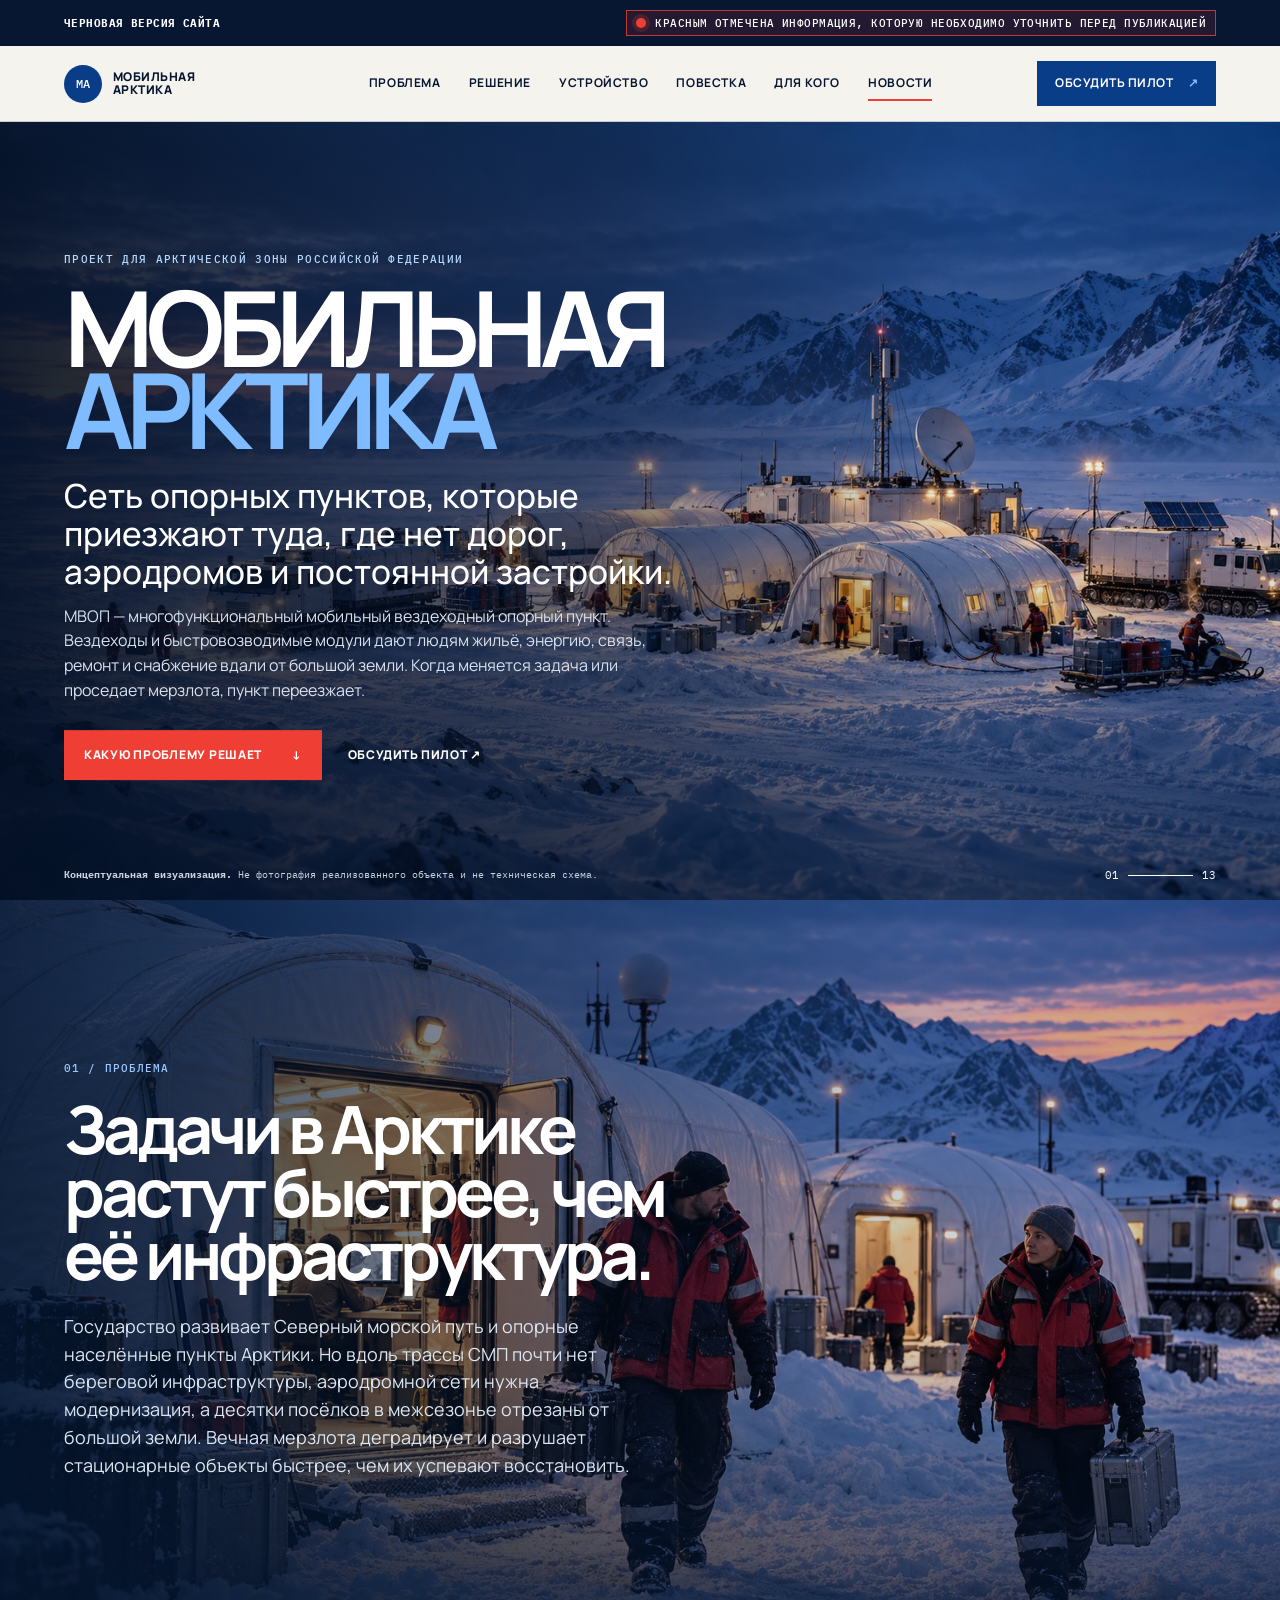
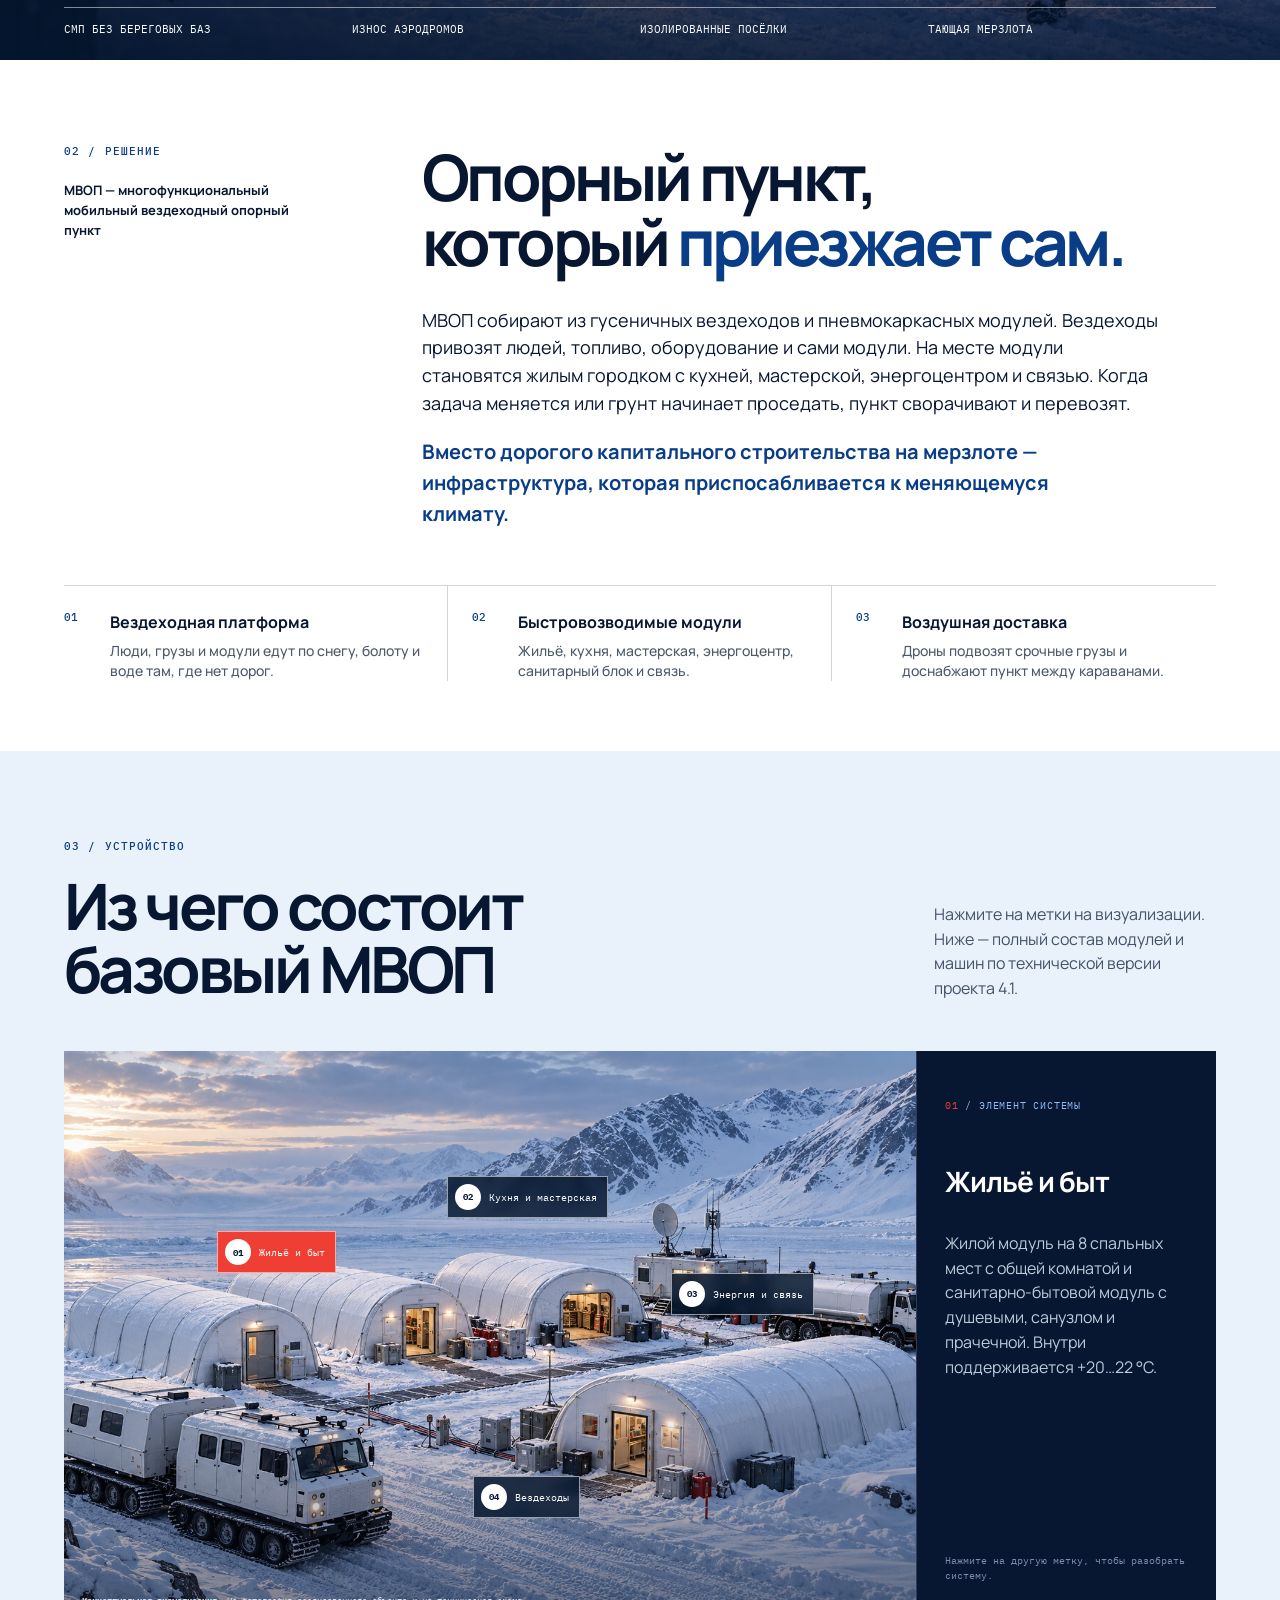
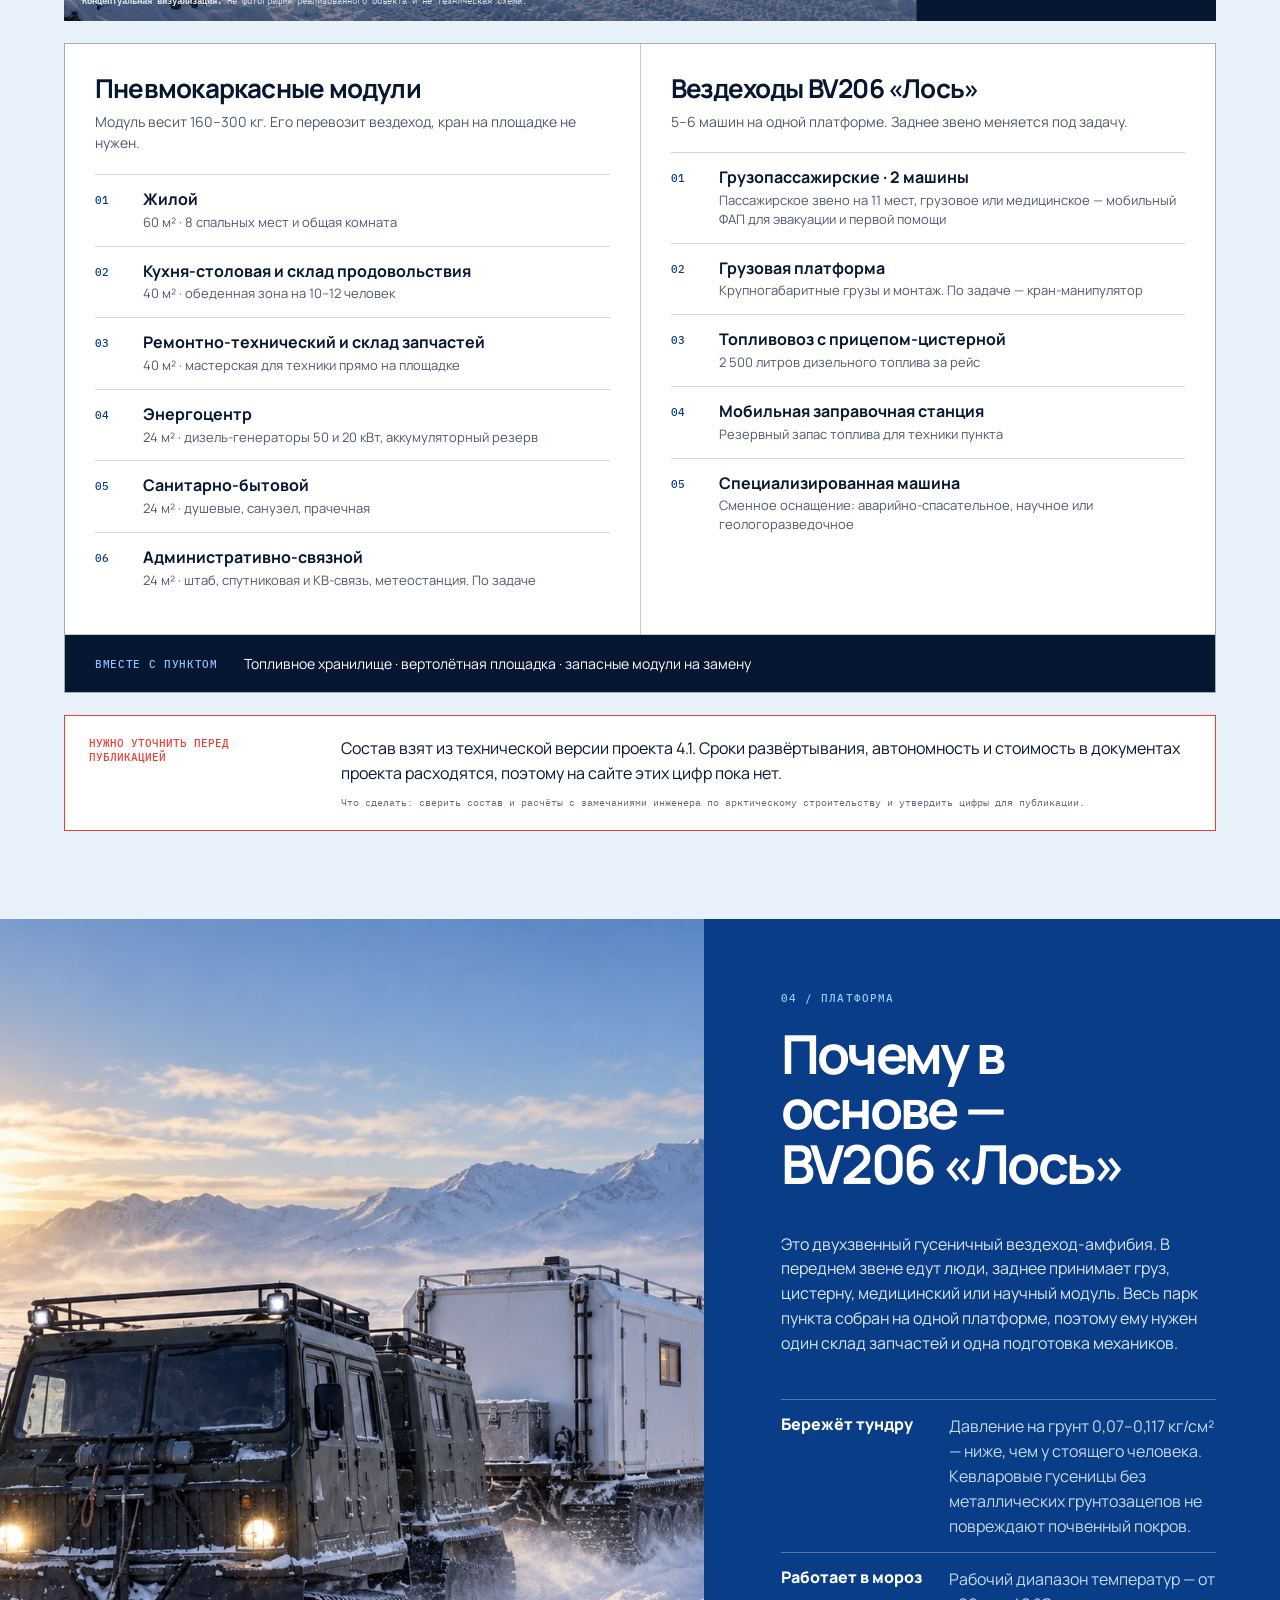
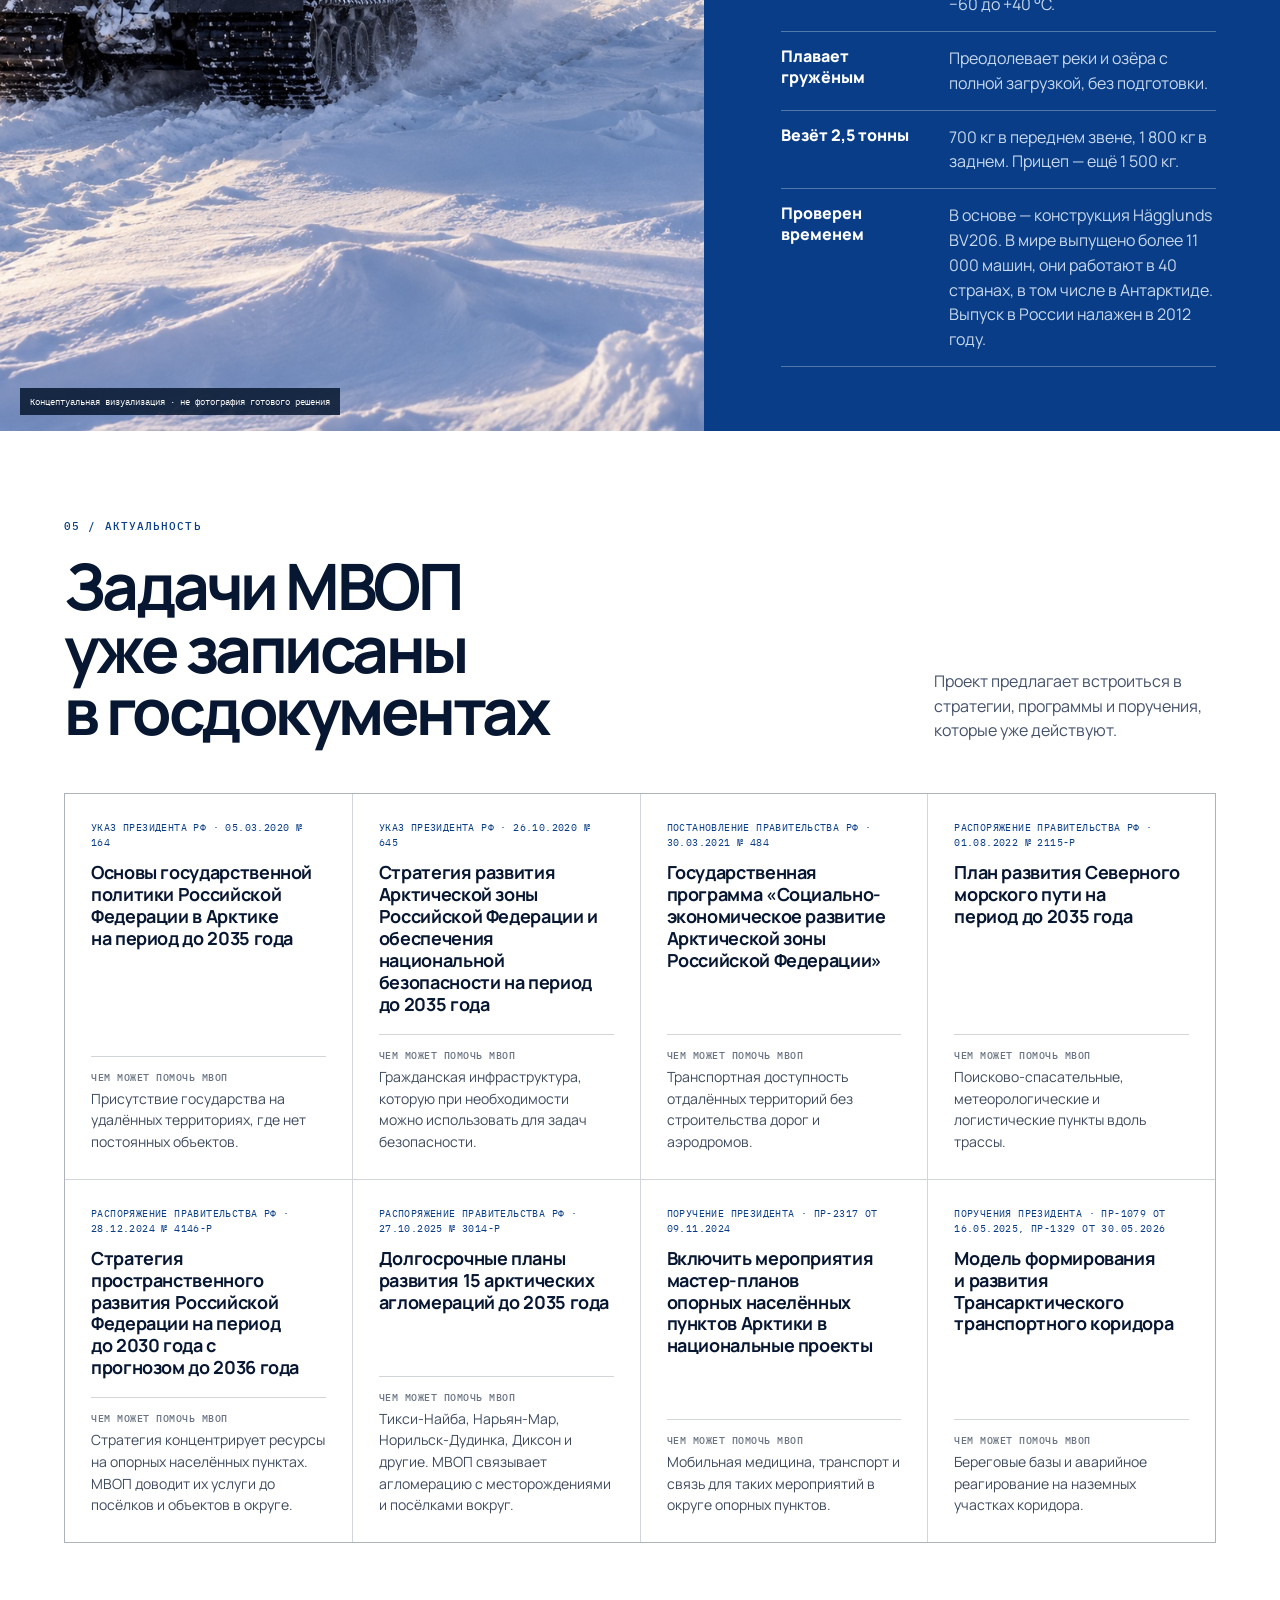
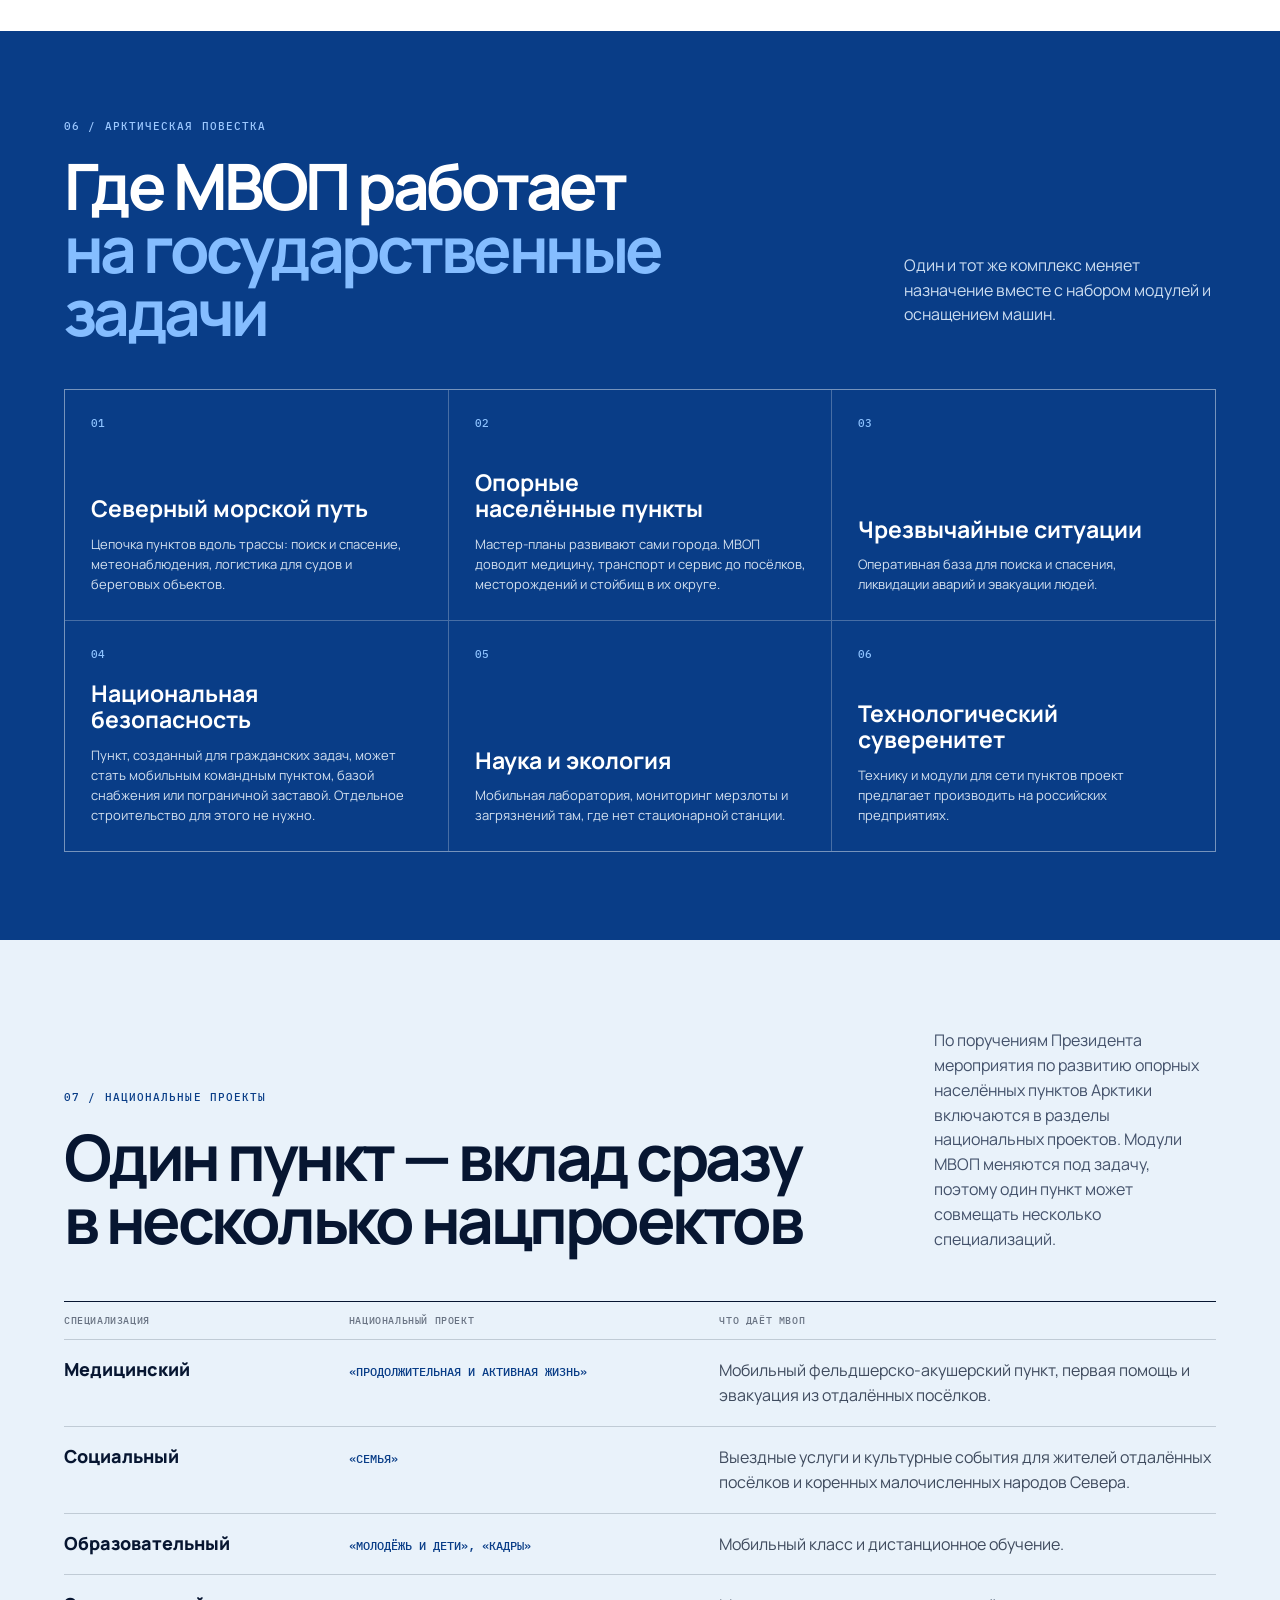
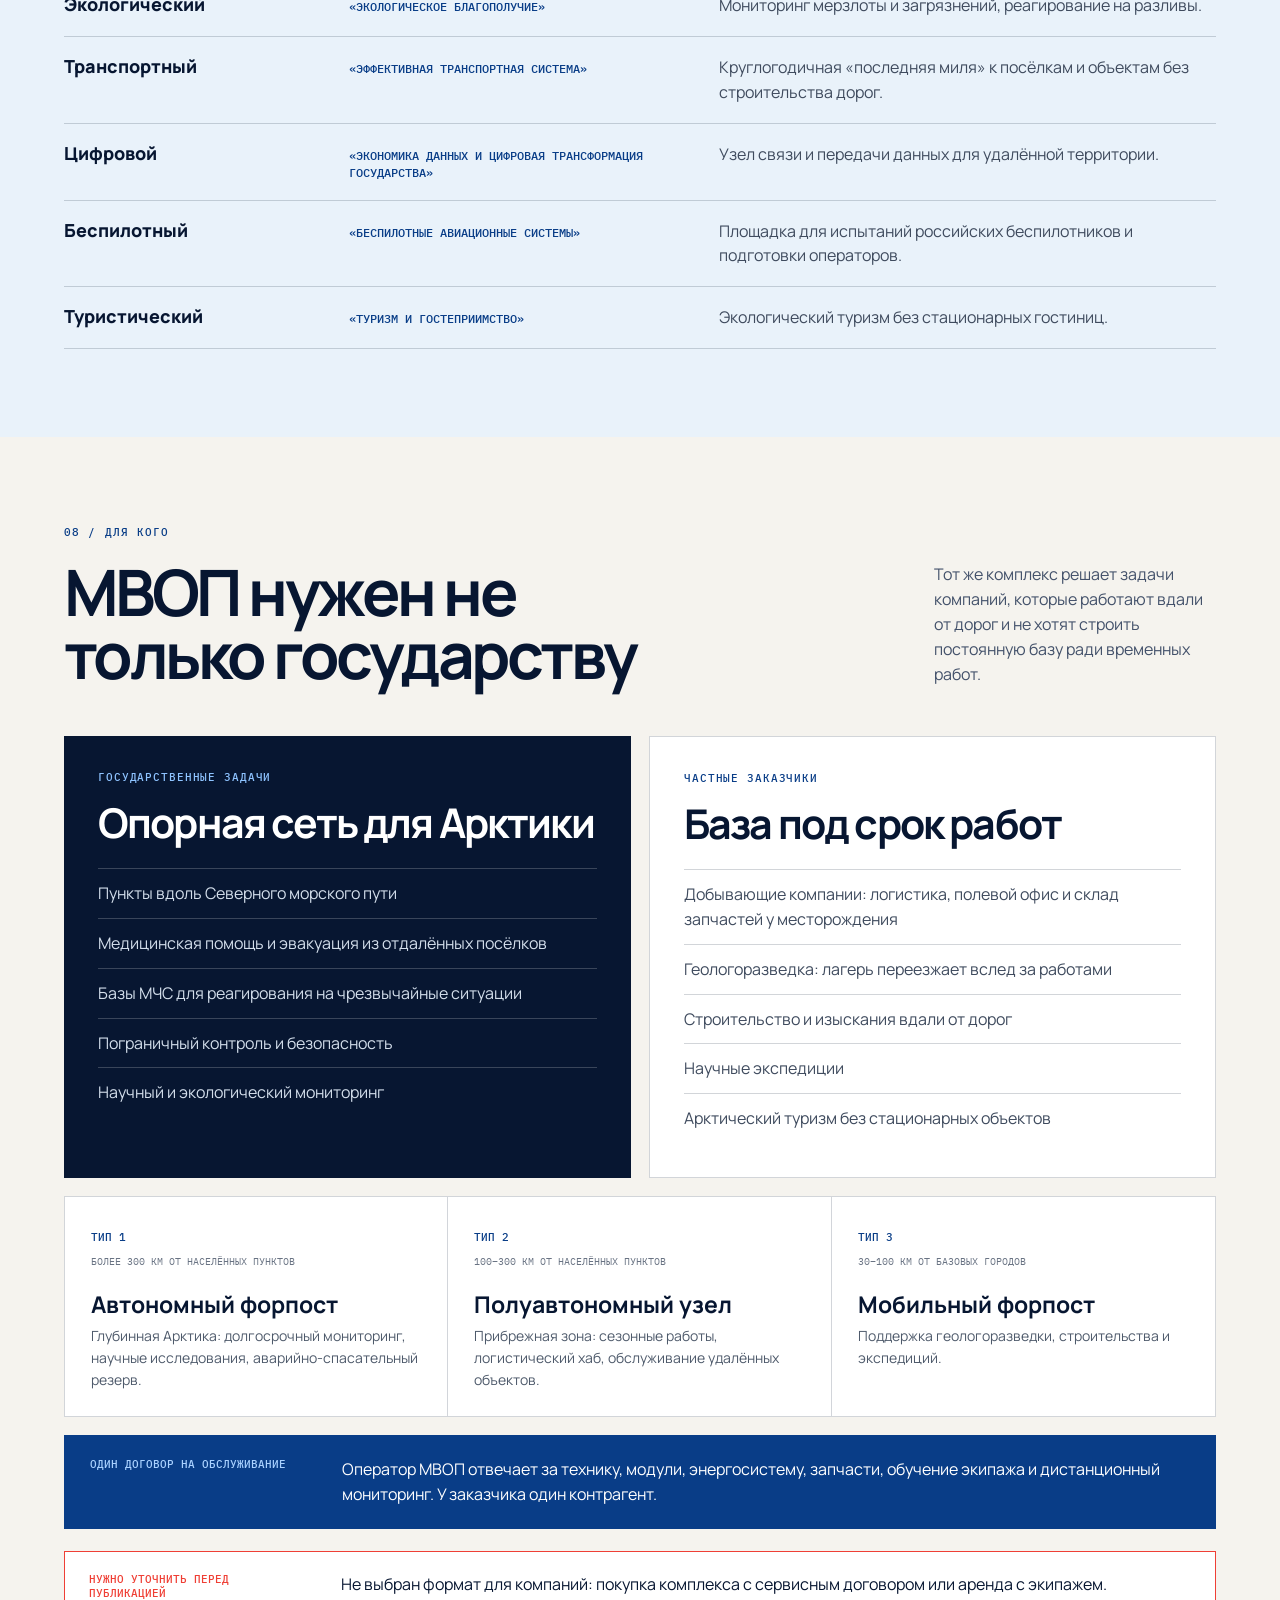
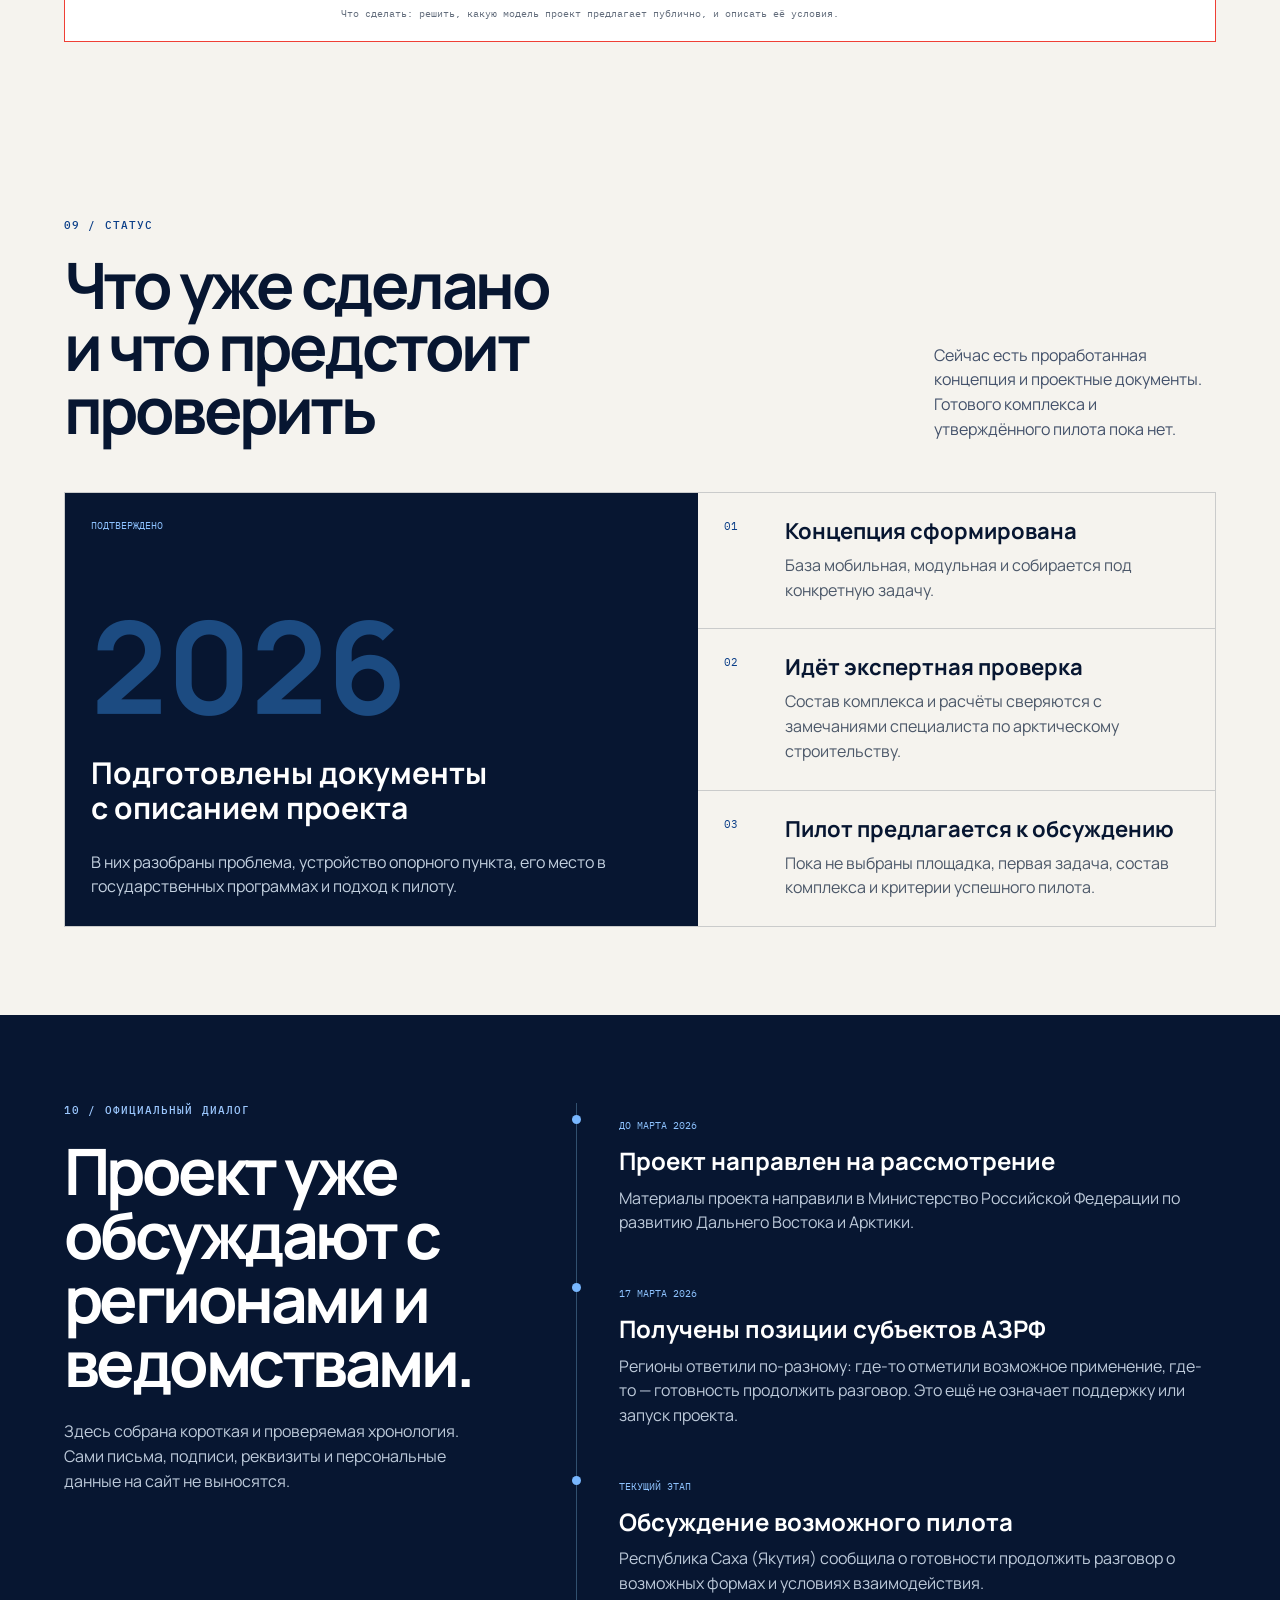
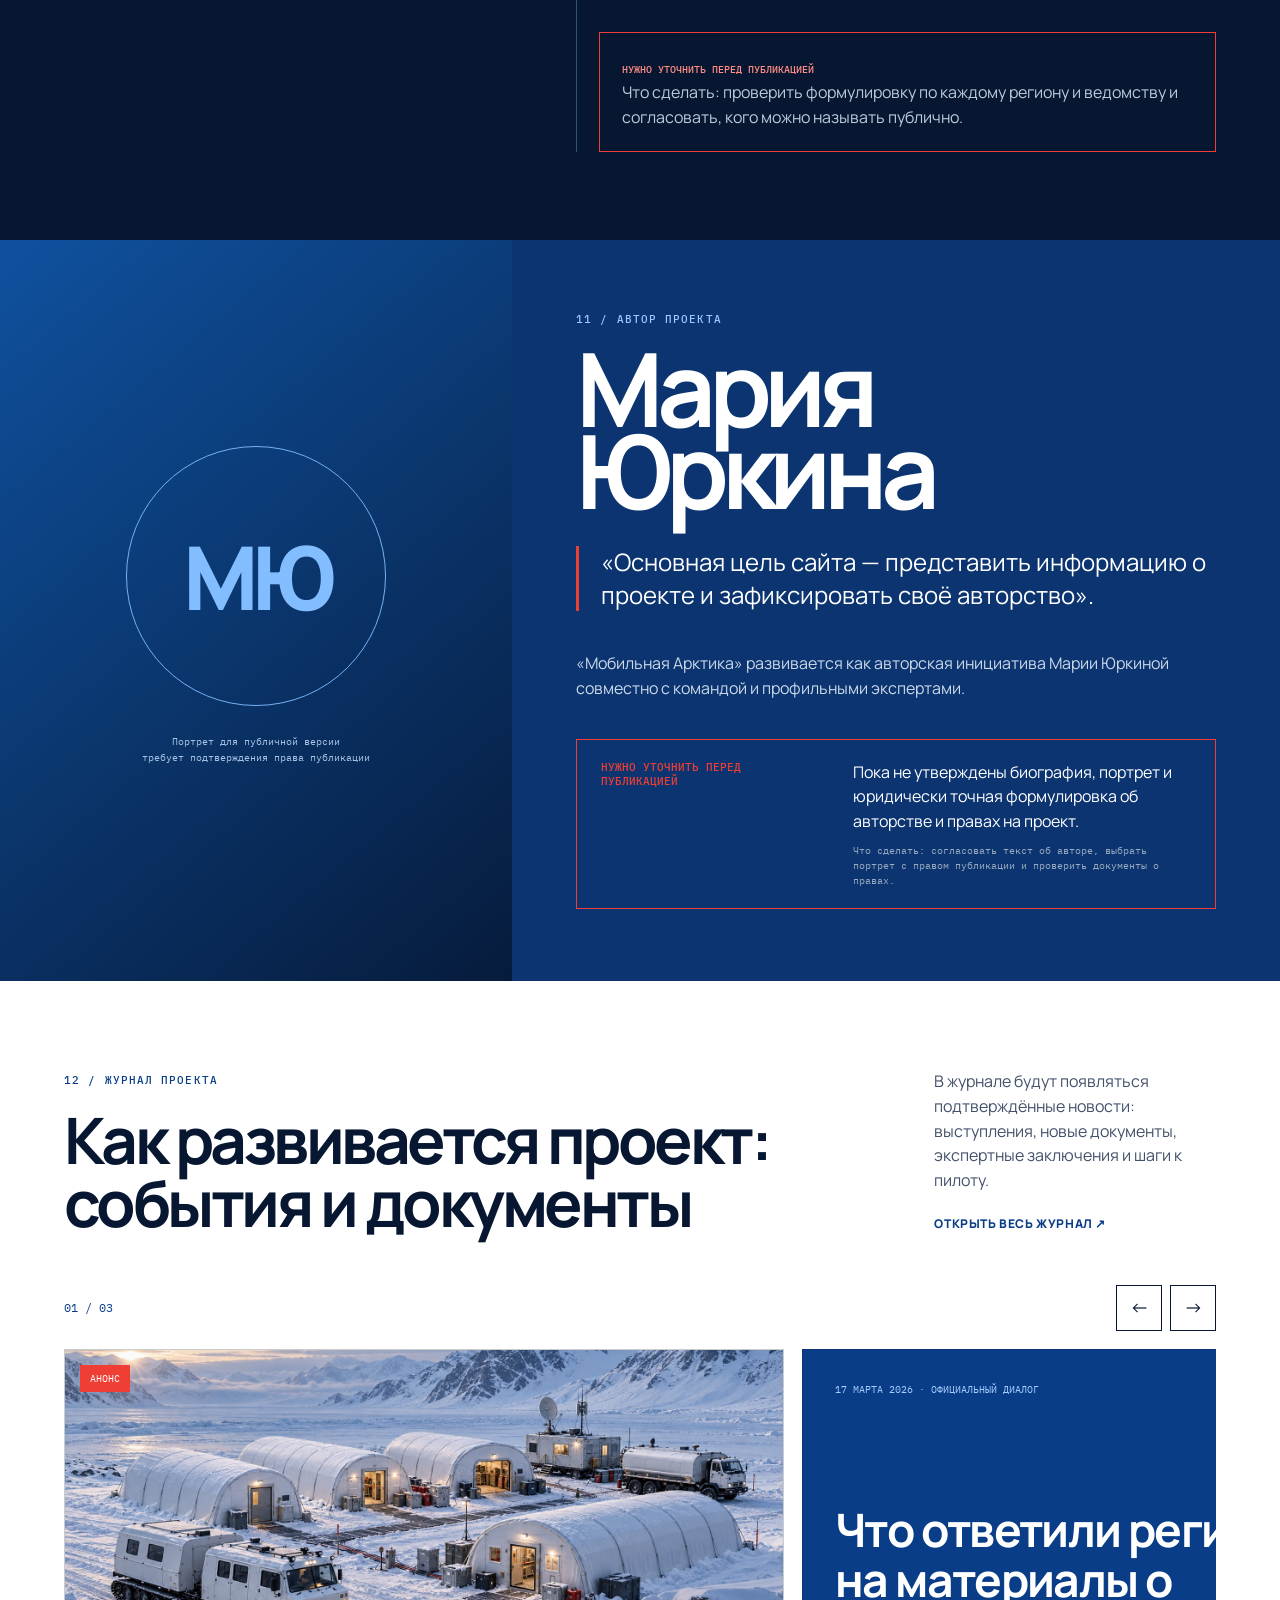
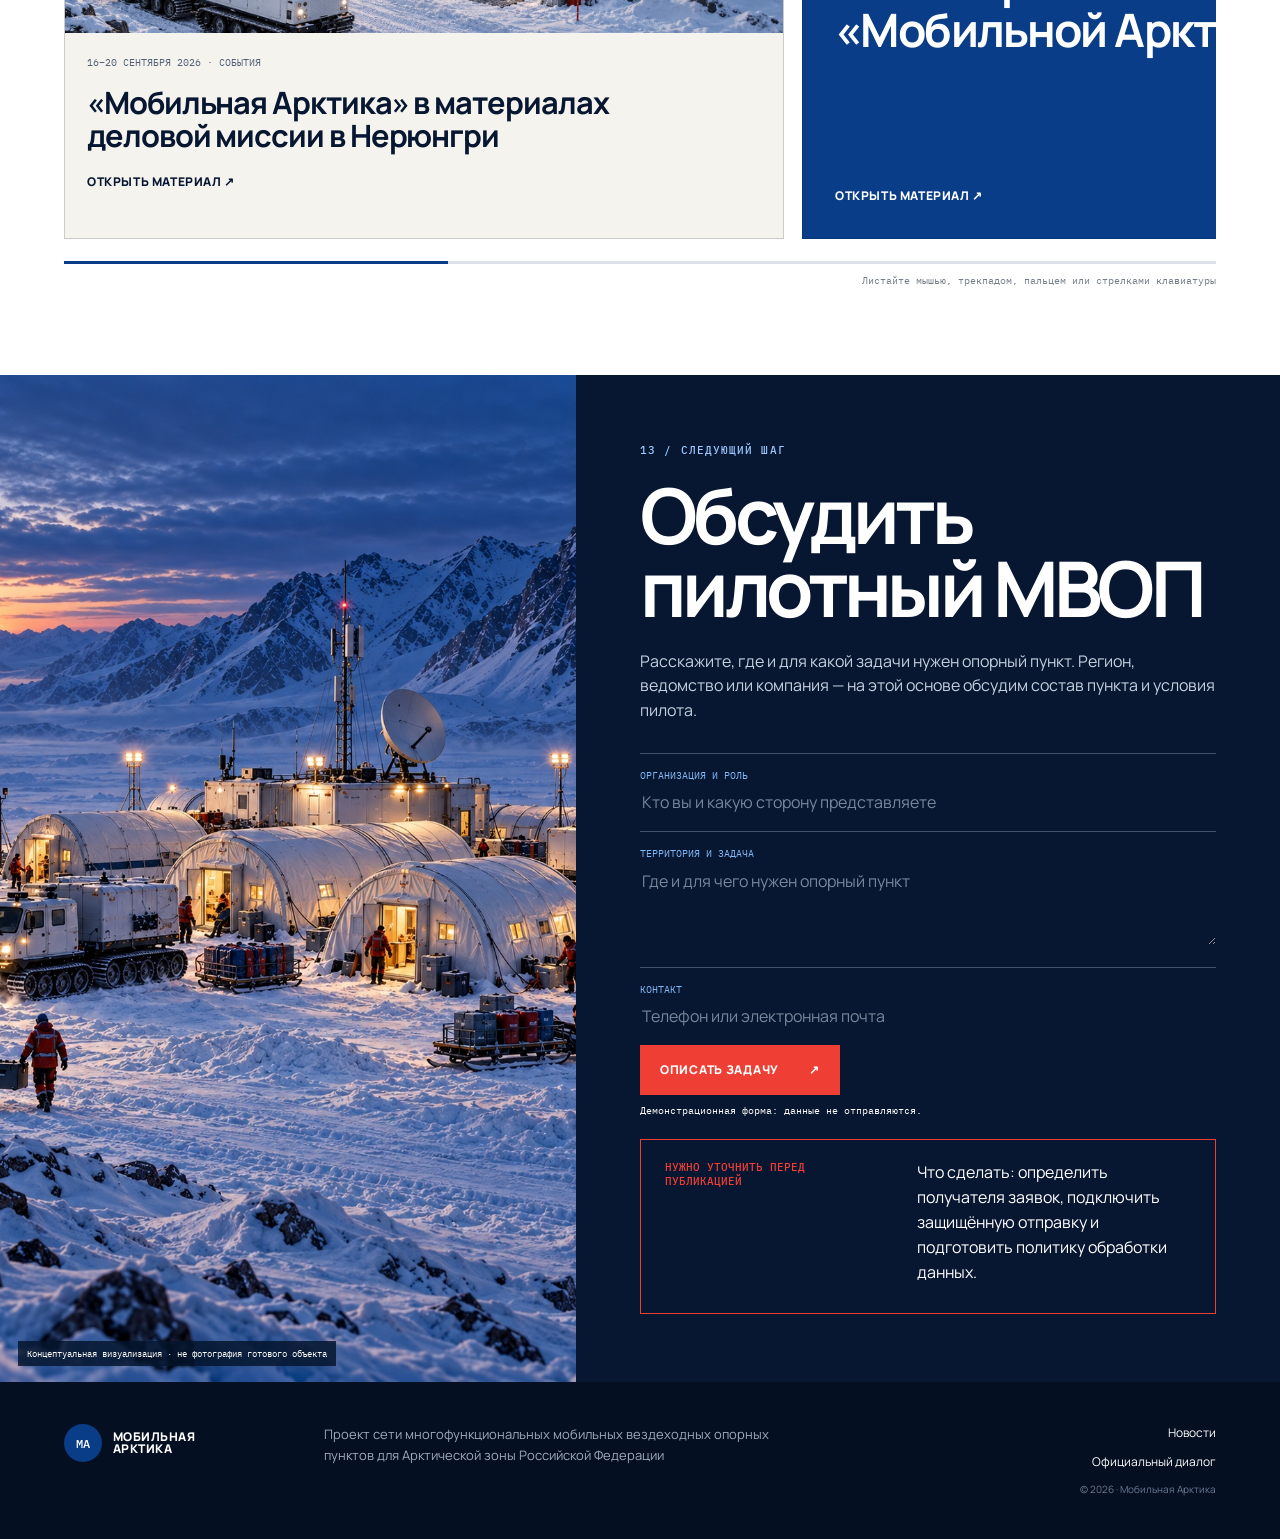
<file: index.html>
<!doctype html>
<html lang="ru"><head>
<meta charset="UTF-8"><meta name="viewport" content="width=device-width,initial-scale=1"><meta name="robots" content="noindex,nofollow"><meta name="theme-color" content="#06152f">
<meta name="description" content="Мобильная Арктика — проект сети многофункциональных мобильных вездеходных опорных пунктов (МВОП) для Арктической зоны Российской Федерации.">
<meta property="og:type" content="website"><meta property="og:locale" content="ru_RU"><meta property="og:title" content="Мобильная Арктика — опорные пункты, которые приезжают туда, где нет дорог"><meta property="og:description" content="Сеть мобильных вездеходных опорных пунктов для Северного морского пути, опорных населённых пунктов и отдалённых территорий Арктики."><meta property="og:image" content="assets/mobile-arctic-hero-v2.jpg">
<title>Мобильная Арктика — мобильные опорные пункты для Арктической зоны России</title>
<link rel="preconnect" href="https://fonts.googleapis.com"><link rel="preconnect" href="https://fonts.gstatic.com" crossorigin><link href="https://fonts.googleapis.com/css2?family=IBM+Plex+Mono:wght@400;500&family=Manrope:wght@400;500;600;700;800&display=swap" rel="stylesheet"><link rel="stylesheet" href="styles.css?v=6">
<script type="application/ld+json">{"@context":"https://schema.org","@type":"WebSite","name":"Мобильная Арктика","inLanguage":"ru-RU","description":"Проект сети многофункциональных мобильных вездеходных опорных пунктов для Арктической зоны Российской Федерации."}</script>
</head><body>
<a class="skip-link" href="#main">Перейти к содержанию</a><div class="page-progress" aria-hidden="true"><i data-page-progress></i></div>
<div class="draft-bar"><strong>Черновая версия сайта</strong><span><i></i> Красным отмечена информация, которую необходимо уточнить перед публикацией</span></div>
<header class="site-header" data-header><a class="brand" href="#top" aria-label="Мобильная Арктика — в начало"><span class="brand-sign">МА</span><span>Мобильная<br>Арктика</span></a><nav class="desktop-nav" aria-label="Основная навигация"><a href="#problem">Проблема</a><a href="#solution">Решение</a><a href="#system">Устройство</a><a href="#relevance">Повестка</a><a href="#customers">Для кого</a><a href="#news">Новости</a></nav><a class="nav-cta" href="#pilot">Обсудить пилот <b>↗</b></a><button class="menu-button" type="button" aria-expanded="false" aria-controls="mobile-nav"><span></span><span></span><i class="sr-only">Открыть меню</i></button><nav class="mobile-nav" id="mobile-nav" hidden><a href="#problem">Проблема</a><a href="#solution">Решение</a><a href="#system">Устройство</a><a href="#relevance">Государственная повестка</a><a href="#customers">Для кого</a><a href="#status">Статус</a><a href="#news">Новости</a><a href="#pilot">Обсудить пилот</a></nav></header>
<main id="main">
<section class="hero" id="top"><img class="hero-image" src="assets/mobile-arctic-hero-v2.jpg" alt="Концептуальная визуализация мобильного опорного пункта среди заснеженных гор" fetchpriority="high"><div class="hero-shade"></div><div class="hero-content reveal"><p class="kicker">Проект для Арктической зоны Российской Федерации</p><h1>Мобильная<br><span>Арктика</span></h1><p class="hero-thesis">Сеть опорных пунктов, которые приезжают туда, где нет дорог, аэродромов и постоянной застройки.</p><p class="hero-description">МВОП — многофункциональный мобильный вездеходный опорный пункт. Вездеходы и быстровозводимые модули дают людям жильё, энергию, связь, ремонт и снабжение вдали от большой земли. Когда меняется задача или проседает мерзлота, пункт переезжает.</p><div class="hero-actions"><a class="button button-red" href="#problem">Какую проблему решает <span>↓</span></a><a class="text-link" href="#pilot">Обсудить пилот ↗</a></div></div><p class="concept-note"><b>Концептуальная визуализация.</b> Не фотография реализованного объекта и не техническая схема.</p><div class="hero-index">01 <i></i> 13</div></section>

<section class="problem photo-panel" id="problem" data-nav-section><img src="assets/mobile-arctic-work-v2.jpg" alt="Концептуальная сцена работы команды рядом с мобильными модулями в Арктике" loading="lazy"><div class="photo-panel-shade"></div><div class="photo-panel-copy reveal"><p class="section-no section-no-light">01 / Проблема</p><h2>Задачи в Арктике растут быстрее, чем её инфраструктура.</h2><p>Государство развивает Северный морской путь и опорные населённые пункты Арктики. Но вдоль трассы СМП почти нет береговой инфраструктуры, аэродромной сети нужна модернизация, а десятки посёлков в межсезонье отрезаны от большой земли. Вечная мерзлота деградирует и разрушает стационарные объекты быстрее, чем их успевают восстановить.</p></div><div class="problem-counter"><span>СМП без береговых баз</span><span>Износ аэродромов</span><span>Изолированные посёлки</span><span>Тающая мерзлота</span></div></section>

<section class="definition" id="solution" data-nav-section><div class="definition-label reveal"><p class="section-no">02 / Решение</p><p>МВОП — многофункциональный мобильный вездеходный опорный пункт</p></div><div class="definition-main reveal"><h2>Опорный пункт,<br>который <span>приезжает сам.</span></h2><p>МВОП собирают из гусеничных вездеходов и пневмокаркасных модулей. Вездеходы привозят людей, топливо, оборудование и сами модули. На месте модули становятся жилым городком с кухней, мастерской, энергоцентром и связью. Когда задача меняется или грунт начинает проседать, пункт сворачивают и перевозят.</p><p class="definition-accent">Вместо дорогого капитального строительства на мерзлоте — инфраструктура, которая приспосабливается к меняющемуся климату.</p></div><div class="definition-proof reveal"><div><b>01</b><span>Вездеходная платформа<small>Люди, грузы и модули едут по снегу, болоту и воде там, где нет дорог.</small></span></div><div><b>02</b><span>Быстровозводимые модули<small>Жильё, кухня, мастерская, энергоцентр, санитарный блок и связь.</small></span></div><div><b>03</b><span>Воздушная доставка<small>Дроны подвозят срочные грузы и доснабжают пункт между караванами.</small></span></div></div></section>

<section class="system" id="system" data-nav-section><header class="section-head reveal"><div><p class="section-no">03 / Устройство</p><h2>Из чего состоит<br>базовый МВОП</h2></div><p>Нажмите на метки на визуализации. Ниже — полный состав модулей и машин по технической версии проекта 4.1.</p></header><div class="system-stage reveal"><figure class="system-visual"><img src="assets/mobile-arctic-system-v3.jpg" alt="Концептуальная визуализация мобильного опорного пункта с модулями, транспортом и связью" loading="lazy"><figcaption><b>Концептуальная визуализация.</b> Не фотография реализованного объекта и не техническая схема.</figcaption><button class="system-marker marker-one is-active" type="button" data-system-tab="living" aria-selected="true"><b>01</b><span>Жильё и быт</span></button><button class="system-marker marker-two" type="button" data-system-tab="work" aria-selected="false"><b>02</b><span>Кухня и мастерская</span></button><button class="system-marker marker-three" type="button" data-system-tab="energy" aria-selected="false"><b>03</b><span>Энергия и связь</span></button><button class="system-marker marker-four" type="button" data-system-tab="transport" aria-selected="false"><b>04</b><span>Вездеходы</span></button></figure><aside class="system-detail" aria-live="polite"><p><span data-system-number>01</span> / Элемент системы</p><h3 data-system-title>Жильё и быт</h3><p data-system-copy>Жилой модуль на 8 спальных мест с общей комнатой и санитарно-бытовой модуль с душевыми, санузлом и прачечной. Внутри поддерживается +20…22 °C.</p><small>Нажмите на другую метку, чтобы разобрать систему.</small></aside></div>
<div class="composition reveal"><div><h3>Пневмокаркасные модули</h3><p>Модуль весит 160–300 кг. Его перевозит вездеход, кран на площадке не нужен.</p><ol><li><b>01</b><strong>Жилой</strong><span>60 м² · 8 спальных мест и общая комната</span></li><li><b>02</b><strong>Кухня-столовая и склад продовольствия</strong><span>40 м² · обеденная зона на 10–12 человек</span></li><li><b>03</b><strong>Ремонтно-технический и склад запчастей</strong><span>40 м² · мастерская для техники прямо на площадке</span></li><li><b>04</b><strong>Энергоцентр</strong><span>24 м² · дизель-генераторы 50 и 20 кВт, аккумуляторный резерв</span></li><li><b>05</b><strong>Санитарно-бытовой</strong><span>24 м² · душевые, санузел, прачечная</span></li><li><b>06</b><strong>Административно-связной</strong><span>24 м² · штаб, спутниковая и КВ-связь, метеостанция. По задаче</span></li></ol></div><div><h3>Вездеходы BV206 «Лось»</h3><p>5–6 машин на одной платформе. Заднее звено меняется под задачу.</p><ol><li><b>01</b><strong>Грузопассажирские · 2 машины</strong><span>Пассажирское звено на 11 мест, грузовое или медицинское — мобильный ФАП для эвакуации и первой помощи</span></li><li><b>02</b><strong>Грузовая платформа</strong><span>Крупногабаритные грузы и монтаж. По задаче — кран-манипулятор</span></li><li><b>03</b><strong>Топливовоз с прицепом-цистерной</strong><span>2 500 литров дизельного топлива за рейс</span></li><li><b>04</b><strong>Мобильная заправочная станция</strong><span>Резервный запас топлива для техники пункта</span></li><li><b>05</b><strong>Специализированная машина</strong><span>Сменное оснащение: аварийно-спасательное, научное или геологоразведочное</span></li></ol></div><p class="composition-note"><b>Вместе с пунктом</b>Топливное хранилище · вертолётная площадка · запасные модули на замену</p></div>
<div class="editorial-status reveal"><span>Нужно уточнить перед публикацией</span><p>Состав взят из технической версии проекта 4.1. Сроки развёртывания, автономность и стоимость в документах проекта расходятся, поэтому на сайте этих цифр пока нет.</p><small>Что сделать: сверить состав и расчёты с замечаниями инженера по арктическому строительству и утвердить цифры для публикации.</small></div></section>

<section class="platform" id="platform"><div class="platform-photo reveal"><img src="assets/mobile-arctic-transport-module-v1.jpg" alt="Концептуальная визуализация гусеничного вездехода, перевозящего модуль опорного пункта по глубокому снегу" loading="lazy"><p>Концептуальная визуализация · не фотография готового решения</p></div><div class="platform-copy reveal"><p class="section-no section-no-light">04 / Платформа</p><h2>Почему в основе&nbsp;— BV206&nbsp;«Лось»</h2><p>Это двухзвенный гусеничный вездеход-амфибия. В переднем звене едут люди, заднее принимает груз, цистерну, медицинский или научный модуль. Весь парк пункта собран на одной платформе, поэтому ему нужен один склад запчастей и одна подготовка механиков.</p><dl><div><dt>Бережёт тундру</dt><dd>Давление на грунт 0,07–0,117 кг/см² — ниже, чем у стоящего человека. Кевларовые гусеницы без металлических грунтозацепов не повреждают почвенный покров.</dd></div><div><dt>Работает в мороз</dt><dd>Рабочий диапазон температур — от −60 до +40 °C.</dd></div><div><dt>Плавает гружёным</dt><dd>Преодолевает реки и озёра с полной загрузкой, без подготовки.</dd></div><div><dt>Везёт 2,5 тонны</dt><dd>700 кг в переднем звене, 1 800 кг в заднем. Прицеп — ещё 1 500 кг.</dd></div><div><dt>Проверен временем</dt><dd>В основе — конструкция Hägglunds BV206. В мире выпущено более 11 000 машин, они работают в 40 странах, в том числе в Антарктиде. Выпуск в России налажен в 2012 году.</dd></div></dl></div></section>

<section class="relevance" id="relevance" data-nav-section><header class="section-head reveal"><div><p class="section-no">05 / Актуальность</p><h2>Задачи МВОП уже записаны в госдокументах</h2></div><p>Проект предлагает встроиться в стратегии, программы и поручения, которые уже действуют.</p></header><div class="doc-list" data-doc-list>
<article class="reveal"><small>Указ Президента РФ · 05.03.2020 № 164</small><h3>Основы государственной политики Российской Федерации в Арктике на период до 2035 года</h3><p><b>Чем может помочь МВОП</b>Присутствие государства на удалённых территориях, где нет постоянных объектов.</p></article>
<article class="reveal"><small>Указ Президента РФ · 26.10.2020 № 645</small><h3>Стратегия развития Арктической зоны Российской Федерации и обеспечения национальной безопасности на период до 2035 года</h3><p><b>Чем может помочь МВОП</b>Гражданская инфраструктура, которую при необходимости можно использовать для задач безопасности.</p></article>
<article class="reveal"><small>Постановление Правительства РФ · 30.03.2021 № 484</small><h3>Государственная программа «Социально-экономическое развитие Арктической зоны Российской Федерации»</h3><p><b>Чем может помочь МВОП</b>Транспортная доступность отдалённых территорий без строительства дорог и аэродромов.</p></article>
<article class="reveal"><small>Распоряжение Правительства РФ · 01.08.2022 № 2115-р</small><h3>План развития Северного морского пути на период до 2035 года</h3><p><b>Чем может помочь МВОП</b>Поисково-спасательные, метеорологические и логистические пункты вдоль трассы.</p></article>
<article class="reveal"><small>Распоряжение Правительства РФ · 28.12.2024 № 4146-р</small><h3>Стратегия пространственного развития Российской Федерации на период до 2030 года с прогнозом до 2036 года</h3><p><b>Чем может помочь МВОП</b>Стратегия концентрирует ресурсы на опорных населённых пунктах. МВОП доводит их услуги до посёлков и объектов в округе.</p></article>
<article class="reveal"><small>Распоряжение Правительства РФ · 27.10.2025 № 3014-р</small><h3>Долгосрочные планы развития 15 арктических агломераций до 2035 года</h3><p><b>Чем может помочь МВОП</b>Тикси-Найба, Нарьян-Мар, Норильск-Дудинка, Диксон и другие. МВОП связывает агломерацию с месторождениями и посёлками вокруг.</p></article>
<article class="reveal"><small>Поручение Президента · Пр-2317 от 09.11.2024</small><h3>Включить мероприятия мастер-планов опорных населённых пунктов Арктики в национальные проекты</h3><p><b>Чем может помочь МВОП</b>Мобильная медицина, транспорт и связь для таких мероприятий в округе опорных пунктов.</p></article>
<article class="reveal"><small>Поручения Президента · Пр-1079 от 16.05.2025, Пр-1329 от 30.05.2026</small><h3>Модель формирования и развития Трансарктического транспортного коридора</h3><p><b>Чем может помочь МВОП</b>Береговые базы и аварийное реагирование на наземных участках коридора.</p></article>
</div></section>

<section class="missions agendas" id="agendas"><header class="missions-head reveal"><div><p class="section-no section-no-light">06 / Арктическая повестка</p><h2>Где МВОП работает<br><span>на государственные задачи</span></h2></div><p>Один и тот же комплекс меняет назначение вместе с набором модулей и оснащением машин.</p></header><div class="mission-grid"><article class="reveal"><b>01</b><h3>Северный морской путь</h3><p>Цепочка пунктов вдоль трассы: поиск и спасение, метеонаблюдения, логистика для судов и береговых объектов.</p></article><article class="reveal"><b>02</b><h3>Опорные населённые пункты</h3><p>Мастер-планы развивают сами города. МВОП доводит медицину, транспорт и сервис до посёлков, месторождений и стойбищ в их округе.</p></article><article class="reveal"><b>03</b><h3>Чрезвычайные ситуации</h3><p>Оперативная база для поиска и спасения, ликвидации аварий и эвакуации людей.</p></article><article class="reveal"><b>04</b><h3>Национальная безопасность</h3><p>Пункт, созданный для гражданских задач, может стать мобильным командным пунктом, базой снабжения или пограничной заставой. Отдельное строительство для этого не нужно.</p></article><article class="reveal"><b>05</b><h3>Наука и экология</h3><p>Мобильная лаборатория, мониторинг мерзлоты и загрязнений там, где нет стационарной станции.</p></article><article class="reveal"><b>06</b><h3>Технологический суверенитет</h3><p>Технику и модули для сети пунктов проект предлагает производить на российских предприятиях.</p></article></div></section>

<section class="natproj" id="natproj"><header class="section-head reveal"><div><p class="section-no">07 / Национальные проекты</p><h2>Один пункт — вклад сразу в несколько нацпроектов</h2></div><p>По поручениям Президента мероприятия по развитию опорных населённых пунктов Арктики включаются в разделы национальных проектов. Модули МВОП меняются под задачу, поэтому один пункт может совмещать несколько специализаций.</p></header><div class="np-table reveal" role="table" aria-label="Специализации МВОП и национальные проекты"><div class="np-row np-head" role="row"><span role="columnheader">Специализация</span><b role="columnheader">Национальный проект</b><p role="columnheader">Что даёт МВОП</p></div>
<div class="np-row" role="row"><span role="cell">Медицинский</span><b role="cell">«Продолжительная и активная жизнь»</b><p role="cell">Мобильный фельдшерско-акушерский пункт, первая помощь и эвакуация из отдалённых посёлков.</p></div>
<div class="np-row" role="row"><span role="cell">Социальный</span><b role="cell">«Семья»</b><p role="cell">Выездные услуги и культурные события для жителей отдалённых посёлков и коренных малочисленных народов Севера.</p></div>
<div class="np-row" role="row"><span role="cell">Образовательный</span><b role="cell">«Молодёжь и дети», «Кадры»</b><p role="cell">Мобильный класс и дистанционное обучение.</p></div>
<div class="np-row" role="row"><span role="cell">Экологический</span><b role="cell">«Экологическое благополучие»</b><p role="cell">Мониторинг мерзлоты и загрязнений, реагирование на разливы.</p></div>
<div class="np-row" role="row"><span role="cell">Транспортный</span><b role="cell">«Эффективная транспортная система»</b><p role="cell">Круглогодичная «последняя миля» к посёлкам и объектам без строительства дорог.</p></div>
<div class="np-row" role="row"><span role="cell">Цифровой</span><b role="cell">«Экономика данных и цифровая трансформация государства»</b><p role="cell">Узел связи и передачи данных для удалённой территории.</p></div>
<div class="np-row" role="row"><span role="cell">Беспилотный</span><b role="cell">«Беспилотные авиационные системы»</b><p role="cell">Площадка для испытаний российских беспилотников и подготовки операторов.</p></div>
<div class="np-row" role="row"><span role="cell">Туристический</span><b role="cell">«Туризм и гостеприимство»</b><p role="cell">Экологический туризм без стационарных гостиниц.</p></div>
</div></section>

<section class="customers" id="customers" data-nav-section><header class="section-head reveal"><div><p class="section-no">08 / Для кого</p><h2>МВОП нужен не только государству</h2></div><p>Тот же комплекс решает задачи компаний, которые работают вдали от дорог и не хотят строить постоянную базу ради временных работ.</p></header><div class="customer-split"><article class="customer-card customer-state reveal"><span>Государственные задачи</span><h3>Опорная сеть для Арктики</h3><ul><li>Пункты вдоль Северного морского пути</li><li>Медицинская помощь и эвакуация из отдалённых посёлков</li><li>Базы МЧС для реагирования на чрезвычайные ситуации</li><li>Пограничный контроль и безопасность</li><li>Научный и экологический мониторинг</li></ul></article><article class="customer-card customer-business reveal"><span>Частные заказчики</span><h3>База под срок работ</h3><ul><li>Добывающие компании: логистика, полевой офис и склад запчастей у месторождения</li><li>Геологоразведка: лагерь переезжает вслед за работами</li><li>Строительство и изыскания вдали от дорог</li><li>Научные экспедиции</li><li>Арктический туризм без стационарных объектов</li></ul></article></div>
<div class="types reveal"><article><b>Тип 1</b><small>Более 300 км от населённых пунктов</small><h3>Автономный форпост</h3><p>Глубинная Арктика: долгосрочный мониторинг, научные исследования, аварийно-спасательный резерв.</p></article><article><b>Тип 2</b><small>100–300 км от населённых пунктов</small><h3>Полуавтономный узел</h3><p>Прибрежная зона: сезонные работы, логистический хаб, обслуживание удалённых объектов.</p></article><article><b>Тип 3</b><small>30–100 км от базовых городов</small><h3>Мобильный форпост</h3><p>Поддержка геологоразведки, строительства и экспедиций.</p></article></div>
<div class="operator reveal"><span>Один договор на обслуживание</span><p>Оператор МВОП отвечает за технику, модули, энергосистему, запчасти, обучение экипажа и дистанционный мониторинг. У заказчика один контрагент.</p></div>
<div class="editorial-status reveal"><span>Нужно уточнить перед публикацией</span><p>Не выбран формат для компаний: покупка комплекса с сервисным договором или аренда с экипажем.</p><small>Что сделать: решить, какую модель проект предлагает публично, и описать её условия.</small></div></section>

<section class="status" id="status" data-nav-section><header class="section-head reveal"><div><p class="section-no">09 / Статус</p><h2>Что уже сделано<br>и что предстоит проверить</h2></div><p>Сейчас есть проработанная концепция и проектные документы. Готового комплекса и утверждённого пилота пока нет.</p></header><div class="status-ledger"><article class="status-primary reveal"><span>Подтверждено</span><strong>2026</strong><h3>Подготовлены документы с описанием проекта</h3><p>В них разобраны проблема, устройство опорного пункта, его место в государственных программах и подход к пилоту.</p></article><article class="reveal"><b>01</b><div><h3>Концепция сформирована</h3><p>База мобильная, модульная и собирается под конкретную задачу.</p></div></article><article class="reveal"><b>02</b><div><h3>Идёт экспертная проверка</h3><p>Состав комплекса и расчёты сверяются с замечаниями специалиста по арктическому строительству.</p></div></article><article class="reveal"><b>03</b><div><h3>Пилот предлагается к обсуждению</h3><p>Пока не выбраны площадка, первая задача, состав комплекса и критерии успешного пилота.</p></div></article></div></section>

<section class="dialogue" id="dialogue"><div class="dialogue-intro reveal"><p class="section-no section-no-light">10 / Официальный диалог</p><h2>Проект уже обсуждают с регионами и ведомствами.</h2><p>Здесь собрана короткая и проверяемая хронология. Сами письма, подписи, реквизиты и персональные данные на сайт не выносятся.</p></div><div class="dialogue-timeline"><article class="reveal"><time>До марта 2026</time><h3>Проект направлен на рассмотрение</h3><p>Материалы проекта направили в Министерство Российской Федерации по развитию Дальнего Востока и Арктики.</p></article><article class="reveal"><time>17 марта 2026</time><h3>Получены позиции субъектов АЗРФ</h3><p>Регионы ответили по-разному: где-то отметили возможное применение, где-то — готовность продолжить разговор. Это ещё не означает поддержку или запуск проекта.</p></article><article class="reveal"><time>Текущий этап</time><h3>Обсуждение возможного пилота</h3><p>Республика Саха (Якутия) сообщила о готовности продолжить разговор о возможных формах и условиях взаимодействия.</p></article><article class="dialogue-unresolved reveal"><span>Нужно уточнить перед публикацией</span><p>Что сделать: проверить формулировку по каждому региону и ведомству и согласовать, кого можно называть публично.</p></article></div></section>

<section class="author" id="author"><div class="author-mark reveal"><span>МЮ</span><p>Портрет для публичной версии<br>требует подтверждения права публикации</p></div><div class="author-copy reveal"><p class="section-no section-no-light">11 / Автор проекта</p><h2>Мария<br>Юркина</h2><blockquote>«Основная цель сайта — представить информацию о проекте и зафиксировать своё авторство».</blockquote><p>«Мобильная Арктика» развивается как авторская инициатива Марии Юркиной совместно с командой и профильными экспертами.</p><div class="editorial-status dark"><span>Нужно уточнить перед публикацией</span><p>Пока не утверждены биография, портрет и юридически точная формулировка об авторстве и правах на проект.</p><small>Что сделать: согласовать текст об авторе, выбрать портрет с правом публикации и проверить документы о правах.</small></div></div></section>

<section class="news" id="news" data-nav-section><header class="section-head reveal"><div><p class="section-no">12 / Журнал проекта</p><h2>Как развивается проект:<br>события и документы</h2></div><div><p>В журнале будут появляться подтверждённые новости: выступления, новые документы, экспертные заключения и шаги к пилоту.</p><a class="arrow-link" href="news/">Открыть весь журнал ↗</a></div></header><div class="news-slider reveal" data-news-slider tabindex="0" aria-label="Новости проекта. Используйте стрелки для листания"><div class="news-toolbar"><p><span data-news-current>01</span> / <span data-news-total>03</span></p><div class="slider-buttons"><button type="button" data-news-prev aria-label="Предыдущая новость">←</button><button type="button" data-news-next aria-label="Следующая новость">→</button></div></div><div class="news-track" data-news-track><article class="news-slide news-lead"><a href="news/neryungri-2026.html"><div class="news-image"><img src="assets/mobile-arctic-system-v3.jpg" alt="Концептуальная визуализация проекта Мобильная Арктика" loading="lazy"><span>Анонс</span></div><div class="news-content"><p><time datetime="2026-09-16">16–20 сентября 2026</time> · События</p><h3>«Мобильная Арктика» в материалах деловой миссии в Нерюнгри</h3><span class="read-more">Открыть материал ↗</span></div></a></article><article class="news-slide news-card"><a href="news/official-dialogue-march-2026.html"><p><time datetime="2026-03-17">17 марта 2026</time> · Официальный диалог</p><h3>Что ответили регионы на материалы о «Мобильной Арктике»</h3><span class="read-more">Открыть материал ↗</span></a></article><article class="news-slide news-draft"><span>Нужно уточнить перед публикацией</span><p>Экспертная работа</p><h3>Техническая критика проекта и предложения по арктической эксплуатации</h3><small>Что сделать: получить письменное заключение, разрешение на цитирование и данные об авторе и источнике.</small></article></div><div class="slider-progress" aria-hidden="true"><i data-news-progress></i></div><p class="slider-hint">Листайте мышью, трекпадом, пальцем или стрелками клавиатуры</p></div></section>

<section class="pilot" id="pilot"><div class="pilot-image"><img src="assets/mobile-arctic-pilot-v1.jpg" alt="Детализированная концептуальная визуализация мобильной арктической базы с модулями и гусеничной техникой" loading="lazy"><p class="pilot-image-note">Концептуальная визуализация · не фотография готового объекта</p></div><div class="pilot-copy reveal"><p class="section-no section-no-light">13 / Следующий шаг</p><h2>Обсудить пилотный МВОП</h2><p>Расскажите, где и для какой задачи нужен опорный пункт. Регион, ведомство или компания — на этой основе обсудим состав пункта и условия пилота.</p><form data-demo-form><label><span>Организация и роль</span><input name="organization" autocomplete="organization" placeholder="Кто вы и какую сторону представляете"></label><label><span>Территория и задача</span><textarea name="task" rows="3" placeholder="Где и для чего нужен опорный пункт"></textarea></label><label><span>Контакт</span><input name="contact" autocomplete="email" placeholder="Телефон или электронная почта"></label><button class="button button-red" type="submit">Описать задачу <span>↗</span></button><p class="form-note">Демонстрационная форма: данные не отправляются.</p><p class="form-success" role="status" hidden>Это макет формы — данные не отправлены.</p></form><div class="editorial-status dark"><span>Нужно уточнить перед публикацией</span><p>Что сделать: определить получателя заявок, подключить защищённую отправку и подготовить политику обработки данных.</p></div></div></section>
</main>
<footer class="site-footer"><a class="brand" href="#top"><span class="brand-sign">МА</span><span>Мобильная<br>Арктика</span></a><p>Проект сети многофункциональных мобильных вездеходных опорных пунктов для Арктической зоны Российской Федерации</p><div><a href="news/">Новости</a><a href="#dialogue">Официальный диалог</a><small>© 2026 · Мобильная Арктика</small></div></footer><script src="script.js?v=6"></script>
</body></html>
</file>
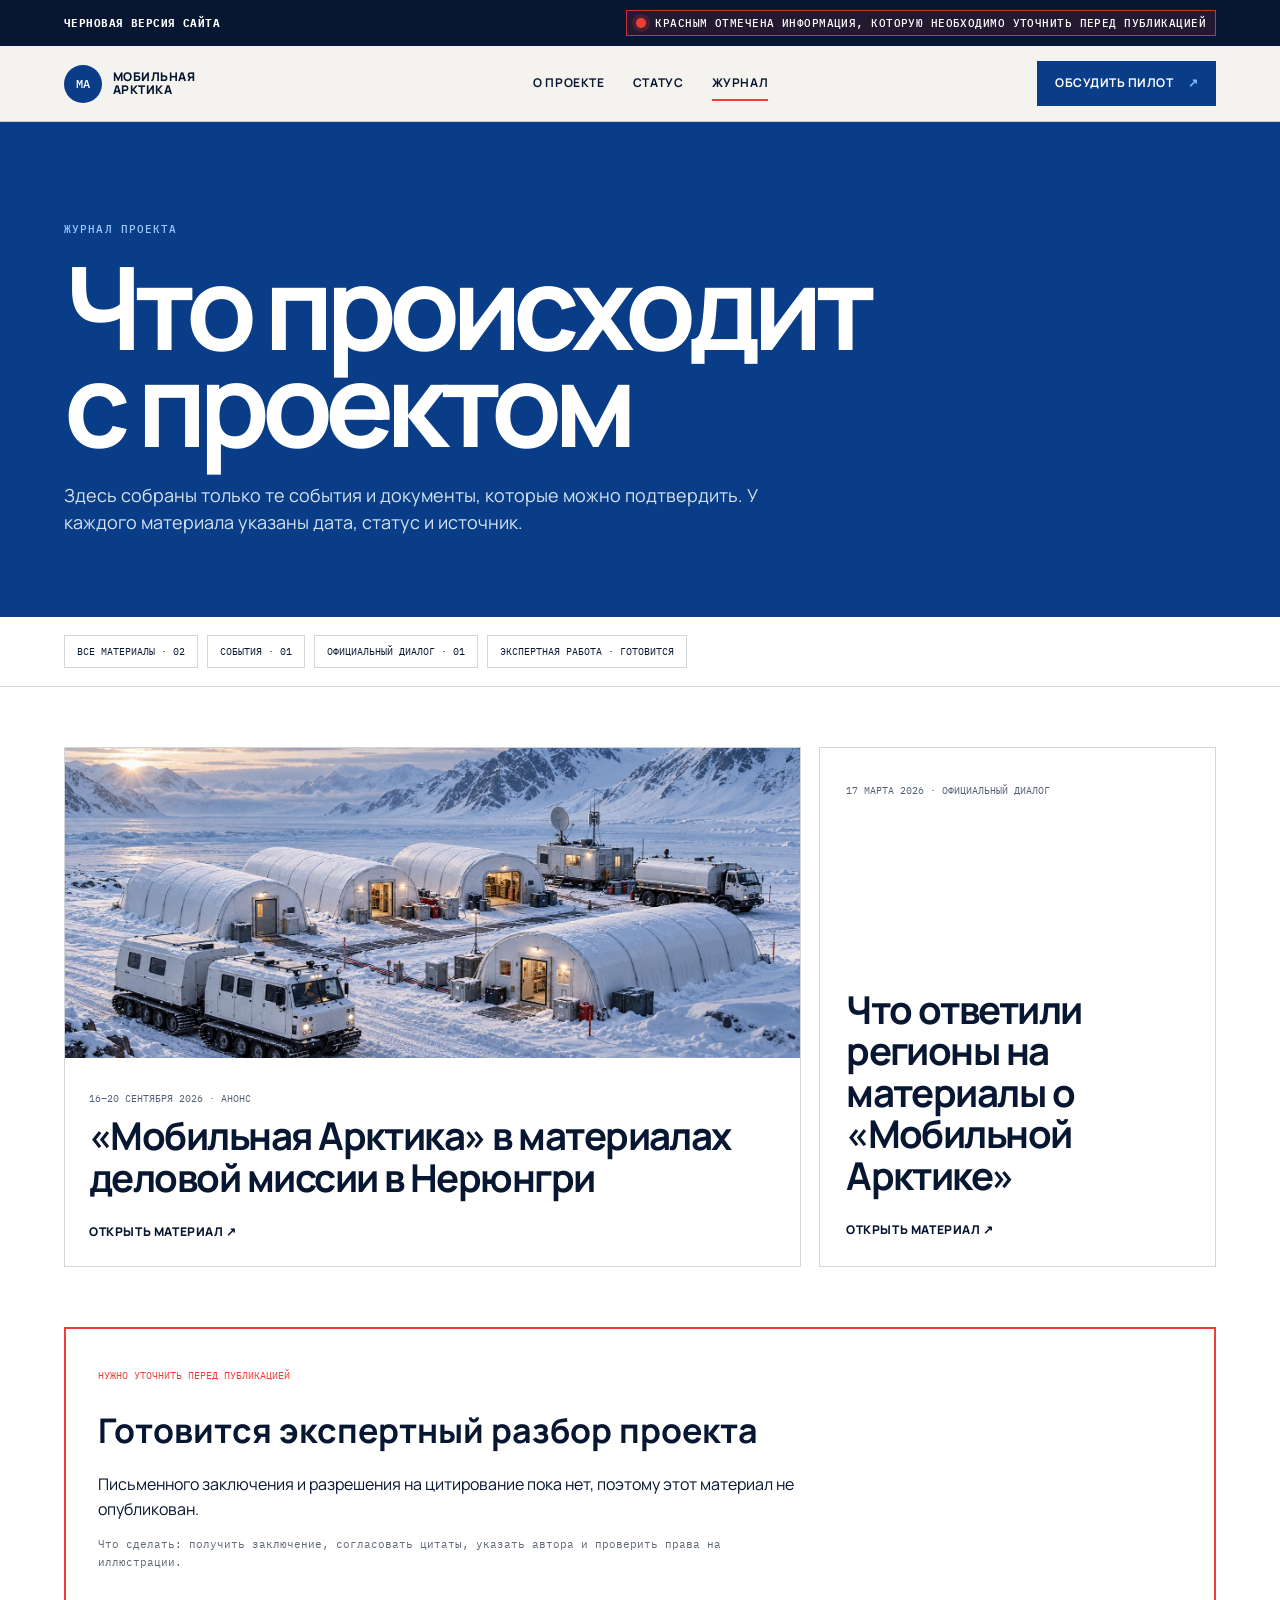
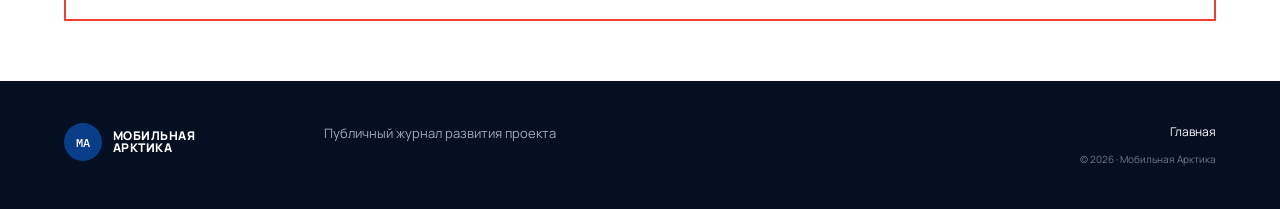
<file: news/index.html>
<!doctype html><html lang="ru"><head><meta charset="UTF-8"><meta name="viewport" content="width=device-width,initial-scale=1"><meta name="robots" content="noindex,nofollow"><meta name="description" content="Новости, события, экспертная работа и официальный диалог проекта Мобильная Арктика."><meta property="og:type" content="website"><meta property="og:title" content="Журнал проекта Мобильная Арктика"><title>Журнал проекта — Мобильная Арктика</title><link rel="preconnect" href="https://fonts.googleapis.com"><link rel="preconnect" href="https://fonts.gstatic.com" crossorigin><link href="https://fonts.googleapis.com/css2?family=IBM+Plex+Mono:wght@400;500&family=Manrope:wght@400;500;600;700;800&display=swap" rel="stylesheet"><link rel="stylesheet" href="../styles.css"></head><body class="news-page">
<div class="page-progress" aria-hidden="true"><i data-page-progress></i></div><div class="draft-bar"><strong>Черновая версия сайта</strong><span><i></i> Красным отмечена информация, которую необходимо уточнить перед публикацией</span></div><header class="site-header" data-header><a class="brand" href="../"><span class="brand-sign">МА</span><span>Мобильная<br>Арктика</span></a><nav class="desktop-nav"><a href="../#about">О проекте</a><a href="../#status">Статус</a><a class="is-active" href="./">Журнал</a></nav><a class="nav-cta" href="../#pilot">Обсудить пилот <b>↗</b></a><button class="menu-button" type="button" aria-expanded="false" aria-controls="mobile-nav"><span></span><span></span><i class="sr-only">Открыть меню</i></button><nav class="mobile-nav" id="mobile-nav" hidden><a href="../#about">О проекте</a><a href="../#status">Статус</a><a href="./">Журнал</a><a href="../#pilot">Обсудить пилот</a></nav></header>
<main><section class="news-hero"><p class="section-no section-no-light">Журнал проекта</p><h1>Что происходит<br>с проектом</h1><p>Здесь собраны только те события и документы, которые можно подтвердить. У каждого материала указаны дата, статус и источник.</p></section><nav class="news-filters" aria-label="Категории материалов"><span>Все материалы · 02</span><span>События · 01</span><span>Официальный диалог · 01</span><span>Экспертная работа · готовится</span></nav>
<section class="news-list"><article class="news-list-feature"><a href="neryungri-2026.html"><img src="../assets/mobile-arctic-system-v3.jpg" alt="Концептуальная визуализация Мобильной Арктики"><div><p><time datetime="2026-09-16">16–20 сентября 2026</time> · Анонс</p><h2>«Мобильная Арктика» в материалах деловой миссии в Нерюнгри</h2><span class="read-more">Открыть материал ↗</span></div></a></article><article><a href="official-dialogue-march-2026.html"><p><time datetime="2026-03-17">17 марта 2026</time> · Официальный диалог</p><h2>Что ответили регионы на материалы о «Мобильной Арктике»</h2><span class="read-more">Открыть материал ↗</span></a></article></section>
<section class="news-empty"><span>Нужно уточнить перед публикацией</span><h2>Готовится экспертный разбор проекта</h2><p>Письменного заключения и разрешения на цитирование пока нет, поэтому этот материал не опубликован.<small>Что сделать: получить заключение, согласовать цитаты, указать автора и проверить права на иллюстрации.</small></p></section></main><footer class="site-footer"><a class="brand" href="../"><span class="brand-sign">МА</span><span>Мобильная<br>Арктика</span></a><p>Публичный журнал развития проекта</p><div><a href="../">Главная</a><small>© 2026 · Мобильная Арктика</small></div></footer><script src="../script.js"></script></body></html>
</file>
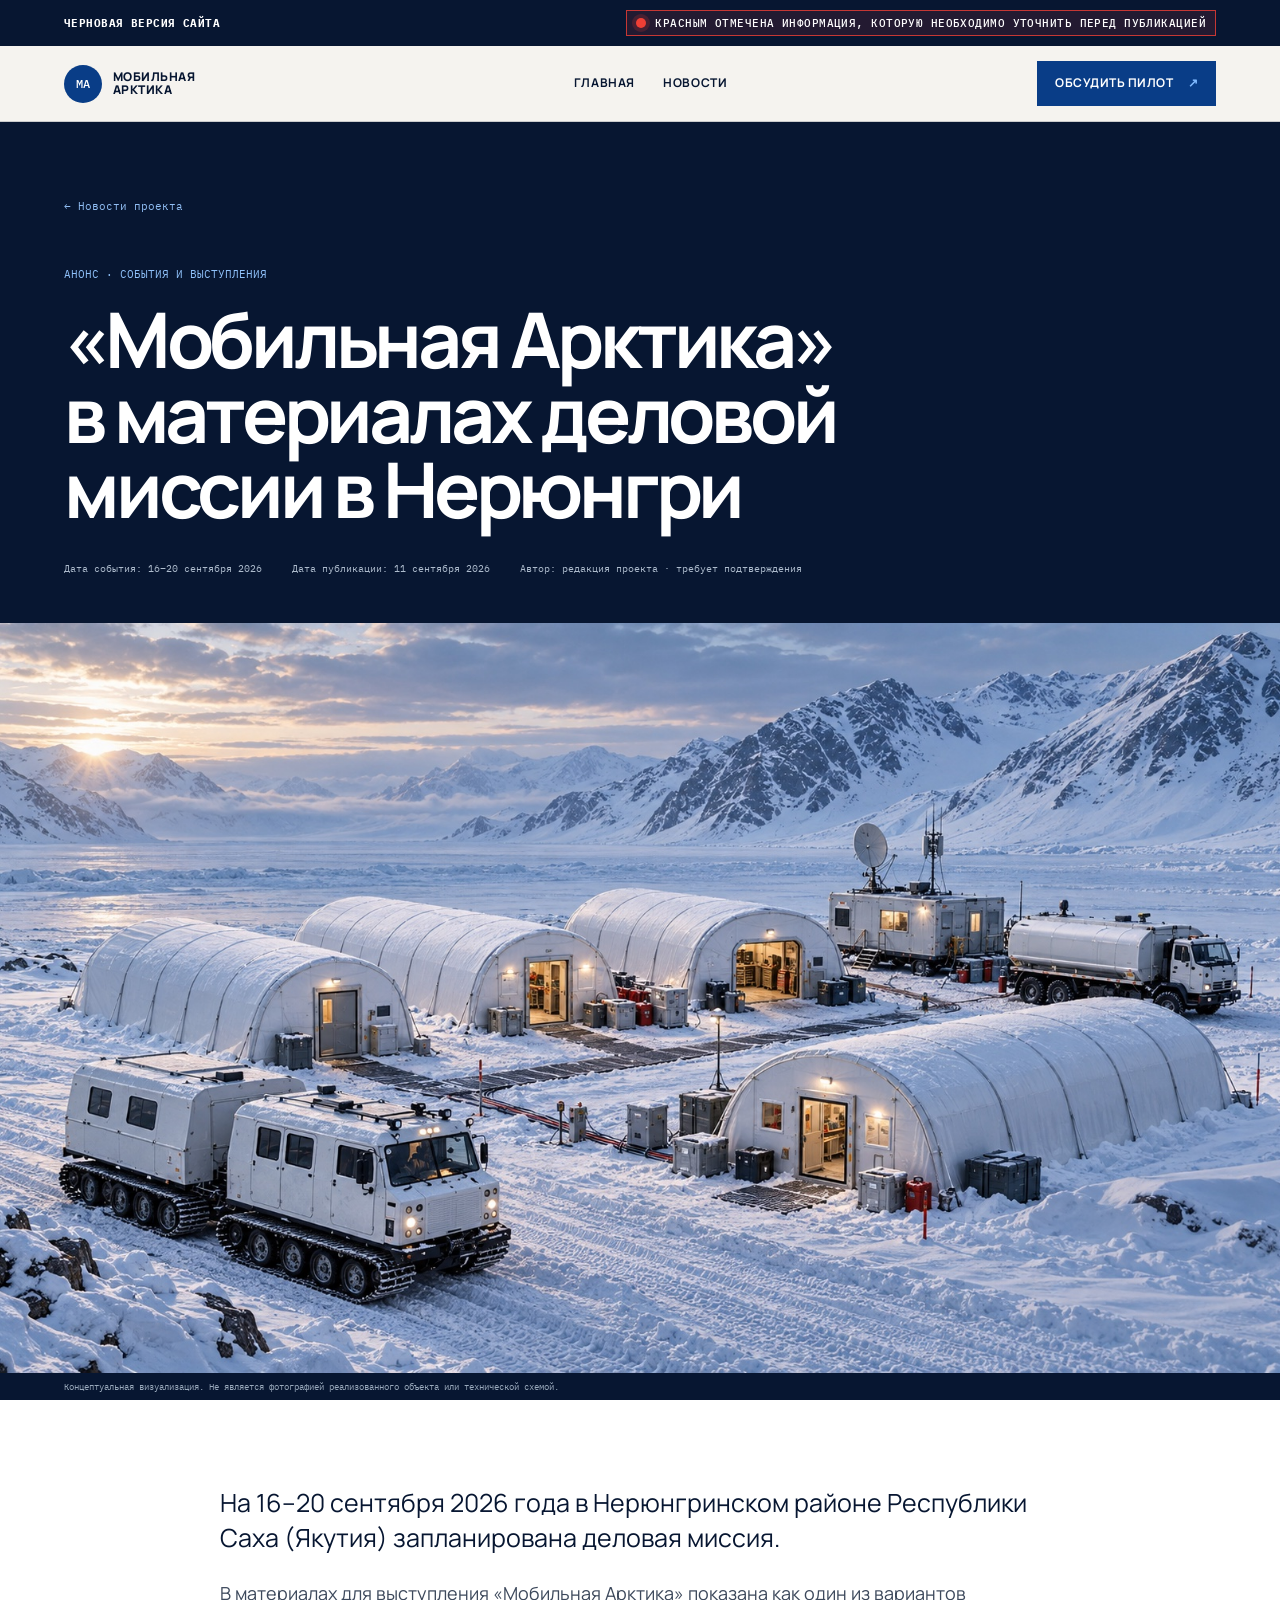
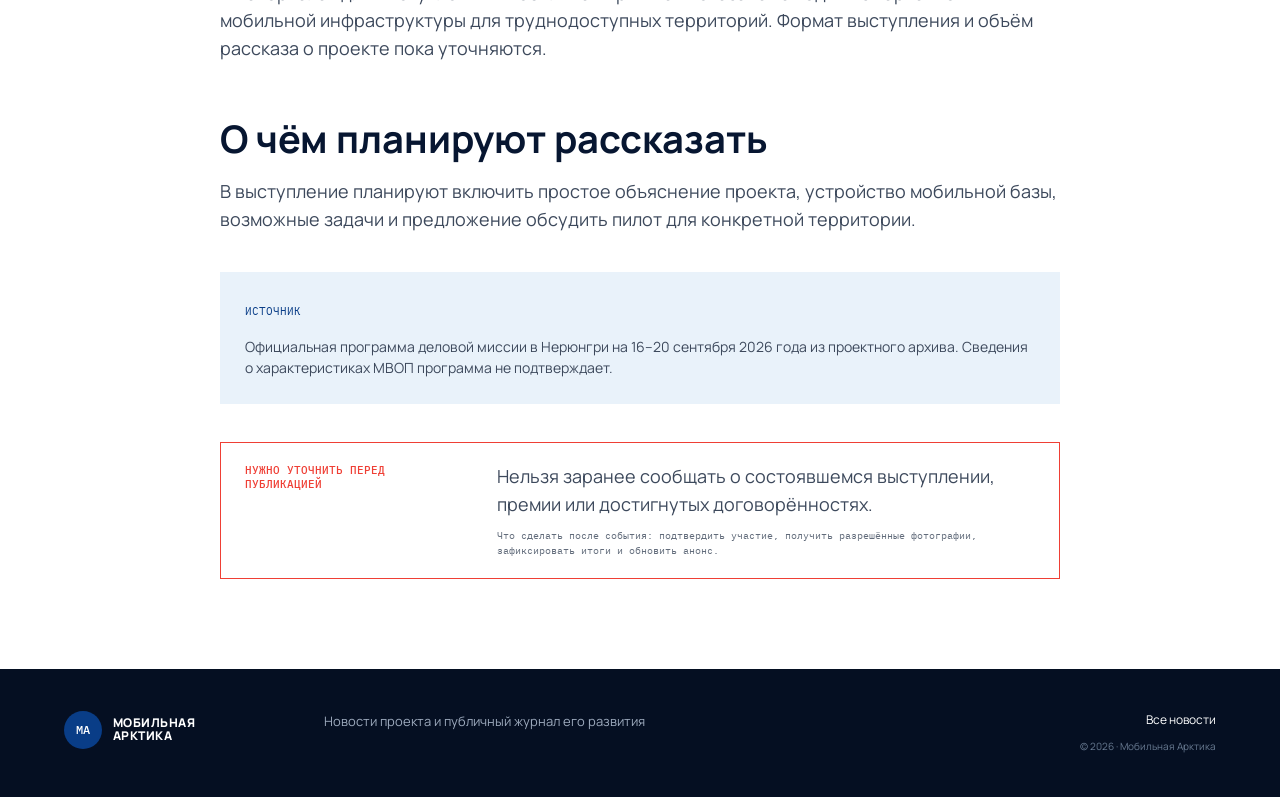
<file: news/neryungri-2026.html>
<!doctype html><html lang="ru"><head><meta charset="UTF-8"><meta name="viewport" content="width=device-width,initial-scale=1"><meta name="robots" content="noindex,nofollow"><meta name="description" content="Анонс деловой миссии в Нерюнгри 16–20 сентября 2026 года и участия проекта Мобильная Арктика в презентации."><meta property="og:type" content="article"><meta property="article:published_time" content="2026-09-11"><meta property="og:title" content="Деловая миссия в Нерюнгри — Мобильная Арктика"><meta property="og:image" content="../assets/mobile-arctic-system-v3.jpg"><title>Деловая миссия в Нерюнгри — Мобильная Арктика</title><link rel="preconnect" href="https://fonts.googleapis.com"><link rel="preconnect" href="https://fonts.gstatic.com" crossorigin><link href="https://fonts.googleapis.com/css2?family=IBM+Plex+Mono:wght@400;500&family=Manrope:wght@400;500;600;700;800&display=swap" rel="stylesheet"><link rel="stylesheet" href="../styles.css"><script type="application/ld+json">{"@context":"https://schema.org","@type":"NewsArticle","headline":"«Мобильная Арктика» в материалах деловой миссии в Нерюнгри","datePublished":"2026-09-11","dateModified":"2026-09-11","inLanguage":"ru-RU","author":{"@type":"Organization","name":"Редакция проекта «Мобильная Арктика»"},"image":"../assets/mobile-arctic-system-v3.jpg"}</script></head><body class="article-page"><div class="page-progress" aria-hidden="true"><i data-page-progress></i></div><div class="draft-bar"><strong>Черновая версия сайта</strong><span><i></i> Красным отмечена информация, которую необходимо уточнить перед публикацией</span></div><header class="site-header" data-header><a class="brand" href="../"><span class="brand-sign">МА</span><span>Мобильная<br>Арктика</span></a><nav class="desktop-nav"><a href="../">Главная</a><a href="./">Новости</a></nav><a class="nav-cta" href="../#pilot">Обсудить пилот <b>↗</b></a></header><main><article><header class="article-head"><a href="./">← Новости проекта</a><p>Анонс · События и выступления</p><h1>«Мобильная Арктика» в материалах деловой миссии в Нерюнгри</h1><div><span>Дата события: 16–20 сентября 2026</span><span>Дата публикации: 11 сентября 2026</span><span>Автор: редакция проекта · требует подтверждения</span></div></header><figure class="article-cover"><img src="../assets/mobile-arctic-system-v3.jpg" alt="Концептуальная визуализация мобильного опорного пункта в Арктике"><figcaption>Концептуальная визуализация. Не является фотографией реализованного объекта или технической схемой.</figcaption></figure><div class="article-body"><p class="lead">На 16–20 сентября 2026 года в Нерюнгринском районе Республики Саха (Якутия) запланирована деловая миссия.</p><p>В материалах для выступления «Мобильная Арктика» показана как один из вариантов мобильной инфраструктуры для труднодоступных территорий. Формат выступления и объём рассказа о проекте пока уточняются.</p><h2>О чём планируют рассказать</h2><p>В выступление планируют включить простое объяснение проекта, устройство мобильной базы, возможные задачи и предложение обсудить пилот для конкретной территории.</p><div class="article-source"><b>Источник</b><p>Официальная программа деловой миссии в Нерюнгри на 16–20 сентября 2026 года из проектного архива. Сведения о характеристиках МВОП программа не подтверждает.</p></div><div class="editorial-status"><span>Нужно уточнить перед публикацией</span><p>Нельзя заранее сообщать о состоявшемся выступлении, премии или достигнутых договорённостях.</p><small>Что сделать после события: подтвердить участие, получить разрешённые фотографии, зафиксировать итоги и обновить анонс.</small></div></div></article></main><footer class="site-footer"><a class="brand" href="../"><span class="brand-sign">МА</span><span>Мобильная<br>Арктика</span></a><p>Новости проекта и публичный журнал его развития</p><div><a href="./">Все новости</a><small>© 2026 · Мобильная Арктика</small></div></footer><script src="../script.js"></script></body></html>
</file>
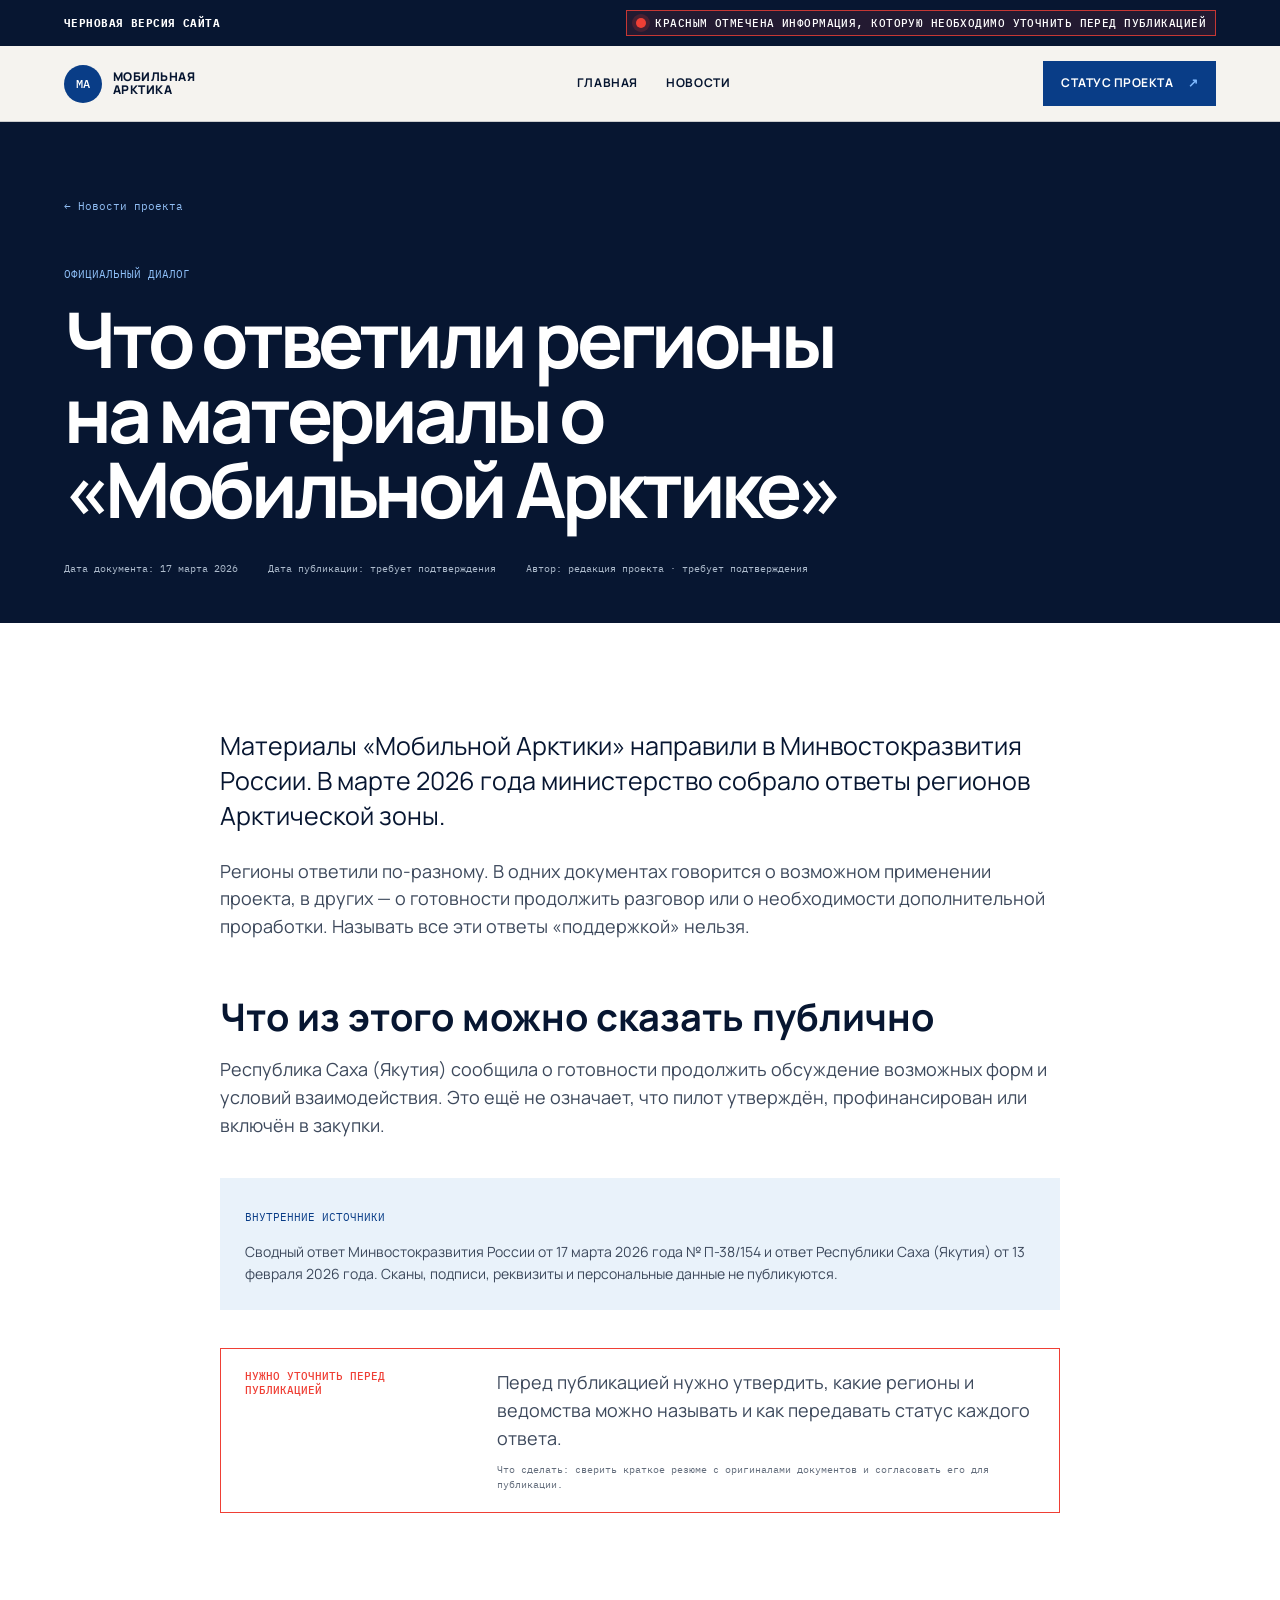
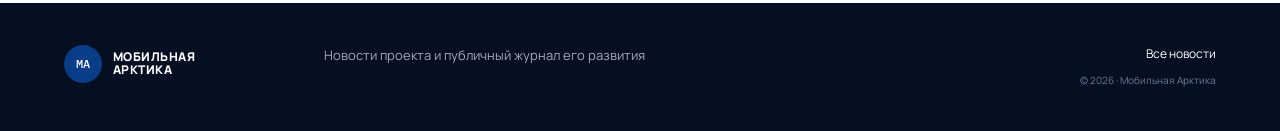
<file: news/official-dialogue-march-2026.html>
<!doctype html><html lang="ru"><head><meta charset="UTF-8"><meta name="viewport" content="width=device-width,initial-scale=1"><meta name="robots" content="noindex,nofollow"><meta name="description" content="Публичное резюме этапа официального рассмотрения концепции Мобильная Арктика в марте 2026 года."><meta property="og:type" content="article"><meta property="article:published_time" content="2026-09-11"><meta property="og:title" content="Официальный диалог по проекту Мобильная Арктика"><title>Официальный диалог — Мобильная Арктика</title><link rel="preconnect" href="https://fonts.googleapis.com"><link rel="preconnect" href="https://fonts.gstatic.com" crossorigin><link href="https://fonts.googleapis.com/css2?family=IBM+Plex+Mono:wght@400;500&family=Manrope:wght@400;500;600;700;800&display=swap" rel="stylesheet"><link rel="stylesheet" href="../styles.css"></head><body class="article-page"><div class="page-progress" aria-hidden="true"><i data-page-progress></i></div><div class="draft-bar"><strong>Черновая версия сайта</strong><span><i></i> Красным отмечена информация, которую необходимо уточнить перед публикацией</span></div><header class="site-header" data-header><a class="brand" href="../"><span class="brand-sign">МА</span><span>Мобильная<br>Арктика</span></a><nav class="desktop-nav"><a href="../">Главная</a><a href="./">Новости</a></nav><a class="nav-cta" href="../#dialogue">Статус проекта <b>↗</b></a></header><main><article><header class="article-head"><a href="./">← Новости проекта</a><p>Официальный диалог</p><h1>Что ответили регионы на материалы о «Мобильной Арктике»</h1><div><span>Дата документа: 17 марта 2026</span><span>Дата публикации: требует подтверждения</span><span>Автор: редакция проекта · требует подтверждения</span></div></header><div class="article-body article-body-first"><p class="lead">Материалы «Мобильной Арктики» направили в Минвостокразвития России. В марте 2026 года министерство собрало ответы регионов Арктической зоны.</p><p>Регионы ответили по-разному. В одних документах говорится о возможном применении проекта, в других — о готовности продолжить разговор или о необходимости дополнительной проработки. Называть все эти ответы «поддержкой» нельзя.</p><h2>Что из этого можно сказать публично</h2><p>Республика Саха (Якутия) сообщила о готовности продолжить обсуждение возможных форм и условий взаимодействия. Это ещё не означает, что пилот утверждён, профинансирован или включён в закупки.</p><div class="article-source"><b>Внутренние источники</b><p>Сводный ответ Минвостокразвития России от 17 марта 2026 года № П-38/154 и ответ Республики Саха (Якутия) от 13 февраля 2026 года. Сканы, подписи, реквизиты и персональные данные не публикуются.</p></div><div class="editorial-status"><span>Нужно уточнить перед публикацией</span><p>Перед публикацией нужно утвердить, какие регионы и ведомства можно называть и как передавать статус каждого ответа.</p><small>Что сделать: сверить краткое резюме с оригиналами документов и согласовать его для публикации.</small></div></div></article></main><footer class="site-footer"><a class="brand" href="../"><span class="brand-sign">МА</span><span>Мобильная<br>Арктика</span></a><p>Новости проекта и публичный журнал его развития</p><div><a href="./">Все новости</a><small>© 2026 · Мобильная Арктика</small></div></footer><script src="../script.js"></script></body></html>
</file>
<file: styles.css>
:root{--ink:#071631;--blue:#093d87;--blue2:#0a56b7;--ice:#e9f2fa;--paper:#f5f3ee;--white:#fff;--red:#ef3f35;--line:rgba(7,22,49,.18);--mono:"IBM Plex Mono",monospace;--sans:"Manrope",Arial,sans-serif;--pad:clamp(24px,5vw,76px);--radius:3px}
*{box-sizing:border-box}html{scroll-behavior:smooth}body{margin:0;background:var(--paper);color:var(--ink);font-family:var(--sans);font-size:16px;line-height:1.55}body.menu-open{overflow:hidden}h1,h2,h3{text-wrap:balance;overflow-wrap:break-word}img{display:block;max-width:100%}a{color:inherit;text-decoration:none}button,input,textarea{font:inherit}.sr-only{position:absolute;width:1px;height:1px;overflow:hidden;clip:rect(0,0,0,0)}.skip-link{position:fixed;z-index:200;left:16px;top:-80px;background:#fff;padding:12px 18px}.skip-link:focus{top:16px}.page-progress{position:fixed;z-index:160;left:0;right:0;top:0;height:3px;background:transparent}.page-progress i{display:block;width:0;height:100%;background:var(--red)}
.draft-bar{min-height:46px;background:var(--ink);color:#fff;padding:8px var(--pad);display:flex;align-items:center;justify-content:space-between;gap:24px;font:11px/1.35 var(--mono);letter-spacing:.04em;text-transform:uppercase}.draft-bar strong{white-space:nowrap}.draft-bar span{display:flex;align-items:center;color:#fff;font-weight:500;border:1px solid rgba(239,63,53,.8);background:rgba(239,63,53,.12);padding:5px 9px}.draft-bar i{display:inline-block;flex:0 0 auto;width:10px;height:10px;border-radius:50%;margin-right:9px;background:var(--red);box-shadow:0 0 0 4px rgba(239,63,53,.18)}
.site-header{height:76px;padding:0 var(--pad);display:grid;grid-template-columns:200px 1fr auto;align-items:center;gap:30px;position:sticky;top:0;z-index:100;background:rgba(245,243,238,.94);border-bottom:1px solid var(--line);backdrop-filter:blur(12px);transition:.25s}.site-header.scrolled{height:64px;box-shadow:0 8px 30px rgba(7,22,49,.08)}.brand{display:flex;align-items:center;gap:11px;font-weight:800;font-size:12px;line-height:1.05;text-transform:uppercase;letter-spacing:.04em}.brand-sign{width:38px;height:38px;display:grid;place-items:center;background:var(--blue);color:#fff;font:500 12px var(--mono);border-radius:50%}.desktop-nav{display:flex;justify-content:center;gap:clamp(18px,3vw,44px)}.desktop-nav a{font-size:12px;font-weight:700;text-transform:uppercase;letter-spacing:.05em;position:relative}.desktop-nav a:after{content:"";position:absolute;left:0;right:100%;bottom:-8px;height:2px;background:var(--red);transition:.2s}.desktop-nav a:hover:after,.desktop-nav a.is-active:after{right:0}.nav-cta{background:var(--blue);color:#fff;padding:13px 18px;font-size:12px;font-weight:700;text-transform:uppercase;letter-spacing:.04em}.nav-cta b{color:#80baff;margin-left:12px}.menu-button,.mobile-nav{display:none}
.section-no{margin:0 0 22px;font:500 11px var(--mono);letter-spacing:.1em;text-transform:uppercase;color:var(--blue)}.section-no-light{color:#9cc8ff}.section-head{display:grid;grid-template-columns:minmax(0,1.5fr) minmax(260px,.55fr);gap:8vw;align-items:end;margin-bottom:50px}.section-head h2,.missions-head h2{font-size:clamp(38px,5vw,72px);line-height:.98;letter-spacing:-.055em;margin:0}.section-head>p,.section-head>div:last-child>p{max-width:470px;margin:0;color:#43516a}.button{display:inline-flex;align-items:center;justify-content:space-between;gap:30px;min-width:190px;padding:16px 20px;border:0;font-size:12px;font-weight:800;letter-spacing:.06em;text-transform:uppercase;cursor:pointer}.button-red{background:var(--red);color:#fff}.button:hover{filter:brightness(1.08)}.text-link,.arrow-link,.read-more{font-size:12px;font-weight:800;text-transform:uppercase;letter-spacing:.05em}.arrow-link{display:inline-block;margin-top:22px;color:var(--blue)}
.hero{height:calc(100svh - 122px);min-height:640px;position:relative;color:#fff;overflow:hidden}.hero-image,.photo-panel>img,.pilot-image img{width:100%;height:100%;object-fit:cover}.hero-shade{position:absolute;inset:0;background:linear-gradient(90deg,rgba(3,15,35,.92) 0%,rgba(3,15,35,.48) 48%,rgba(3,15,35,.08) 75%),linear-gradient(0deg,rgba(3,15,35,.58),transparent 45%)}.hero-content{position:absolute;left:var(--pad);top:50%;transform:translateY(-49%);width:min(760px,66vw)}.kicker{font:500 11px var(--mono);text-transform:uppercase;letter-spacing:.12em;color:#b5d8ff;margin:0 0 20px}.hero h1{font-size:clamp(68px,8.2vw,126px);line-height:.78;letter-spacing:-.075em;text-transform:uppercase;margin:0}.hero h1 span{color:#7fbbff}.hero-thesis{font-size:clamp(23px,2.6vw,39px);line-height:1.15;max-width:700px;margin:27px 0 12px;font-weight:500}.hero-description{max-width:590px;color:#d7e1ef;margin:0 0 27px}.hero-actions{display:flex;gap:26px;align-items:center}.concept-note{position:absolute;left:var(--pad);bottom:18px;margin:0;max-width:650px;font:10px/1.5 var(--mono);color:#c7d2df}.hero-index{position:absolute;right:var(--pad);bottom:18px;font:11px var(--mono);display:flex;align-items:center;gap:9px}.hero-index i{width:65px;height:1px;background:#fff}
.definition{padding:84px var(--pad) 70px;display:grid;grid-template-columns:minmax(180px,.45fr) minmax(0,1.4fr);gap:36px 8vw;background:#fff}.definition-label>p:last-child{max-width:230px;font-size:13px;font-weight:700}.definition-main h2{font-size:clamp(38px,5vw,74px);line-height:1.02;letter-spacing:-.055em;margin:0}.definition-main h2 span{color:var(--blue)}.definition-main>p{font-size:18px;max-width:740px;margin:32px 0 0}.definition-proof{grid-column:1/-1;display:grid;grid-template-columns:repeat(3,1fr);border-top:1px solid var(--line);margin-top:20px}.definition-proof div{padding:24px 24px 0 0;display:grid;grid-template-columns:34px 1fr;gap:12px;border-right:1px solid var(--line)}.definition-proof div+div{padding-left:24px}.definition-proof div:last-child{border:0}.definition-proof b{font:500 11px var(--mono);color:var(--blue)}.definition-proof span{font-weight:700}
.photo-panel{height:760px;position:relative;color:#fff}.photo-panel-shade{position:absolute;inset:0;background:linear-gradient(90deg,rgba(4,21,45,.86),rgba(4,21,45,.18) 72%),linear-gradient(0deg,rgba(4,21,45,.78),transparent 40%)}.photo-panel-copy{position:absolute;left:var(--pad);top:50%;transform:translateY(-50%);max-width:720px}.photo-panel-copy h2{font-size:clamp(44px,6.2vw,90px);line-height:.95;letter-spacing:-.06em;margin:0 0 26px}.photo-panel-copy>p:last-child{font-size:18px;max-width:610px;color:#dbe6f3}.problem-counter{position:absolute;left:var(--pad);right:var(--pad);bottom:24px;display:grid;grid-template-columns:repeat(5,1fr);border-top:1px solid rgba(255,255,255,.5)}.problem-counter span{padding-top:14px;font:11px var(--mono);text-transform:uppercase}
.system,.how,.status,.news{padding:88px var(--pad)}.system{background:var(--ice)}.system-stage{display:grid;grid-template-columns:minmax(0,1fr) 300px;background:var(--ink);color:#fff}.system-visual{position:relative;margin:0;min-height:570px;overflow:hidden}.system-visual>img{width:100%;height:100%;object-fit:cover}.system-visual:after{content:"";position:absolute;inset:0;background:linear-gradient(0deg,rgba(4,15,33,.45),transparent 40%);pointer-events:none}.system-visual figcaption{position:absolute;z-index:2;left:18px;bottom:14px;max-width:530px;font:9px/1.45 var(--mono);color:#d8e4f0}.system-marker{position:absolute;z-index:3;display:flex;align-items:center;gap:8px;padding:7px 10px 7px 7px;background:rgba(4,21,45,.82);border:1px solid rgba(255,255,255,.56);color:#fff;font:10px var(--mono);cursor:pointer;text-align:left;backdrop-filter:blur(5px);transition:.2s}.system-marker b{display:grid;place-items:center;width:26px;height:26px;background:#fff;color:var(--ink);border-radius:50%;font-size:9px}.system-marker:hover,.system-marker.is-active{background:var(--red);transform:translateY(-2px)}.marker-one{left:18%;top:32%}.marker-two{left:45%;top:22%}.marker-three{right:12%;top:39%}.marker-four{left:48%;bottom:18%}.system-detail{padding:38px 28px;display:flex;flex-direction:column;border-left:1px solid rgba(255,255,255,.16)}.system-detail>p:first-child{font:10px var(--mono);text-transform:uppercase;letter-spacing:.08em;color:#8ebdf5}.system-detail>p:first-child span{color:var(--red)}.system-detail h3{font-size:28px;line-height:1.1;letter-spacing:-.035em;margin:44px 0 18px}.system-detail>p:nth-child(3){color:#becbda}.system-detail small{font:10px/1.5 var(--mono);color:#7890ad;margin-top:auto}.editorial-status{margin-top:22px;border:1px solid var(--red);background:#fff;padding:20px 24px;display:grid;grid-template-columns:220px 1fr;gap:9px 32px}.editorial-status span{grid-row:1/3;color:var(--red);font:500 11px var(--mono);text-transform:uppercase}.editorial-status p,.editorial-status small{margin:0}.editorial-status small{font:10px/1.5 var(--mono);color:#626c7b}.editorial-status.dark{background:transparent;color:#fff}.editorial-status.dark p{color:#fff}.editorial-status.dark small{color:#9aabc0}
.platform{display:grid;grid-template-columns:1.1fr .9fr;background:var(--blue);color:#fff}.platform-photo{position:relative;min-height:690px;overflow:hidden}.platform-photo img{position:absolute;inset:0;width:100%;height:100%;object-fit:cover;object-position:center 50%}.platform-photo p{position:absolute;left:20px;bottom:16px;margin:0;background:rgba(4,21,45,.84);padding:8px 10px;font:9px var(--mono)}.platform-copy{padding:72px var(--pad) 64px clamp(42px,6vw,88px);display:flex;flex-direction:column;justify-content:center}.platform-copy h2{font-size:clamp(37px,4.2vw,62px);line-height:1.02;letter-spacing:-.05em;margin:0 0 24px}.platform-copy>p:not(.section-no){color:#d7e5f5}.platform-copy dl{margin:28px 0 0;border-top:1px solid rgba(255,255,255,.3)}.platform-copy dl div{padding:14px 0;border-bottom:1px solid rgba(255,255,255,.3);display:grid;grid-template-columns:150px 1fr;gap:18px}.platform-copy dt{font-weight:800}.platform-copy dd{margin:0;color:#c6d8ec}
.how{background:#fff}.process{list-style:none;padding:0;margin:0;display:grid;grid-template-columns:repeat(4,1fr);border:1px solid var(--line)}.process li{min-height:260px;padding:22px;display:flex;flex-direction:column;justify-content:space-between;border-right:1px solid var(--line)}.process li:last-child{border:0}.process li>b{font:500 12px var(--mono);color:var(--blue)}.process span{font:10px var(--mono);color:#697383;text-transform:uppercase}.process h3{font-size:21px;line-height:1.15;margin:10px 0}.process p{font-size:13px;color:#4e5a6b;margin:0}
.missions{padding:88px var(--pad);background:var(--blue);color:#fff}.missions-head{display:grid;grid-template-columns:1.3fr .55fr;gap:8vw;align-items:end;margin-bottom:46px}.missions-head h2 span{color:#85bdff}.missions-head>p{color:#ccddf0}.mission-grid{display:grid;grid-template-columns:repeat(3,1fr);gap:1px;background:rgba(255,255,255,.25);border:1px solid rgba(255,255,255,.25)}.mission-grid article{min-height:245px;background:var(--blue);padding:26px;display:flex;flex-direction:column}.mission-grid article>b{font:500 11px var(--mono);color:#8ec3ff}.mission-grid h3{font-size:23px;line-height:1.15;margin:auto 0 12px}.mission-grid p{font-size:13px;color:#d3e0ef;margin:0}.mission-feature{grid-row:span 2;position:relative;padding:0!important;overflow:hidden}.mission-feature img{width:100%;height:100%;min-height:491px;object-fit:cover}.mission-feature:after{content:"";position:absolute;inset:0;background:linear-gradient(0deg,rgba(4,20,44,.9),transparent 68%)}.mission-feature div{position:absolute;z-index:2;left:26px;right:26px;bottom:26px}.mission-feature div>b{font:11px var(--mono);color:#8ec3ff}.mission-unresolved{border:2px solid var(--red)!important}.mission-unresolved>span,.dialogue-unresolved>span{font:500 10px var(--mono);text-transform:uppercase;color:#ff8c86}
.status{background:var(--paper)}.status-ledger{display:grid;grid-template-columns:1.1fr .9fr;border:1px solid var(--line)}.status-ledger article{padding:26px;border-bottom:1px solid var(--line);display:grid;grid-template-columns:45px 1fr;gap:16px}.status-ledger article:last-child{border:0}.status-ledger article>b{font:11px var(--mono);color:var(--blue)}.status-ledger h3{font-size:22px;line-height:1.18;margin:0 0 8px}.status-ledger p{color:#4c5869;margin:0}.status-primary{grid-row:span 3;background:var(--ink);color:#fff!important;display:flex!important;flex-direction:column}.status-primary span{font:10px var(--mono);text-transform:uppercase;color:#8dc2ff}.status-primary strong{font-size:clamp(80px,10vw,150px);line-height:1;color:#1c4b81;margin:auto 0 10px}.status-primary h3{font-size:30px}.status-primary p{color:#c3d0df}
.dialogue{padding:88px var(--pad);background:var(--ink);color:#fff;display:grid;grid-template-columns:.78fr 1.22fr;gap:8vw}.dialogue-intro{position:sticky;top:110px;align-self:start}.dialogue-intro h2{font-size:clamp(40px,5vw,70px);line-height:1;letter-spacing:-.055em;margin:0 0 24px}.dialogue-intro>p:last-child{color:#bdcada}.dialogue-timeline{border-left:1px solid #31506f}.dialogue-timeline article{position:relative;padding:8px 0 36px 42px}.dialogue-timeline article:before{content:"";position:absolute;left:-5px;top:12px;width:9px;height:9px;border-radius:50%;background:#78b7ff}.dialogue-timeline time{font:10px var(--mono);text-transform:uppercase;color:#8ec3ff}.dialogue-timeline h3{font-size:24px;line-height:1.15;margin:11px 0}.dialogue-timeline p{color:#bdcada;margin:0}.dialogue-timeline .dialogue-unresolved{margin-left:22px;padding:22px;border:1px solid var(--red)}.dialogue-unresolved:before{display:none}
.author{display:grid;grid-template-columns:.8fr 1.2fr;background:#0b3470;color:#fff}.author-mark{min-height:690px;background:linear-gradient(140deg,#0f519f,#061b3c);display:flex;flex-direction:column;justify-content:center;align-items:center;padding:40px;text-align:center}.author-mark span{width:260px;height:260px;border:1px solid #76b1f3;border-radius:50%;display:grid;place-items:center;font-size:88px;font-weight:800;letter-spacing:-.08em;color:#82bdff}.author-mark p{font:10px/1.55 var(--mono);color:#a9c4e4;margin-top:28px}.author-copy{padding:72px var(--pad);display:flex;flex-direction:column;justify-content:center}.author-copy h2{font-size:clamp(60px,8vw,112px);line-height:.8;letter-spacing:-.07em;margin:0 0 34px}.author-copy blockquote{font-size:24px;line-height:1.35;margin:0 0 24px;padding-left:22px;border-left:3px solid var(--red)}.author-copy>p:not(.section-no){color:#cbd9e9}
.news{overflow:hidden;background:#fff}.news-slider{outline:0}.news-slider:focus-visible{box-shadow:0 0 0 3px rgba(10,86,183,.3)}.news-toolbar{display:flex;align-items:center;justify-content:space-between;margin-bottom:18px}.news-toolbar>p{font:12px var(--mono);color:var(--blue)}.slider-buttons{display:flex;gap:8px}.slider-buttons button{width:46px;height:46px;border:1px solid var(--ink);background:#fff;color:var(--ink);font-size:19px;cursor:pointer}.slider-buttons button:hover{background:var(--blue);color:#fff;border-color:var(--blue)}.news-track{display:flex;gap:18px;overflow-x:auto;scroll-snap-type:x mandatory;scrollbar-width:none;cursor:grab;padding-right:var(--pad);overscroll-behavior-inline:contain}.news-track::-webkit-scrollbar{display:none}.news-track.is-dragging{cursor:grabbing;scroll-snap-type:none}.news-slide{flex:0 0 min(720px,63vw);height:490px;scroll-snap-align:start;border:1px solid var(--line);background:var(--paper)}.news-slide>a{height:100%;display:flex;flex-direction:column}.news-image{height:58%;position:relative;overflow:hidden}.news-image img{width:100%;height:100%;object-fit:cover;transition:transform .6s}.news-slide:hover .news-image img{transform:scale(1.025)}.news-image>span{position:absolute;top:15px;left:15px;background:var(--red);color:#fff;padding:7px 10px;font:10px var(--mono);text-transform:uppercase}.news-content{padding:22px}.news-slide p{font:10px/1.5 var(--mono);text-transform:uppercase;color:#526077;margin:0}.news-slide h3{font-size:clamp(22px,2.4vw,35px);line-height:1.08;letter-spacing:-.035em;margin:16px 0}.news-content .read-more,.news-card .read-more{margin-top:auto}.news-card,.news-draft{padding:32px}.news-card a{height:100%}.news-card h3,.news-draft h3{font-size:clamp(30px,3.6vw,52px);margin:auto 0 24px}.news-card{background:var(--blue);color:#fff}.news-card p{color:#a9cfff}.news-draft{border:2px solid var(--red);display:flex;flex-direction:column;background:#fff}.news-draft>span{color:var(--red);font:10px var(--mono);text-transform:uppercase}.news-draft>p{margin-top:18px}.news-draft small{font:11px/1.6 var(--mono);color:#5f6877}.slider-progress{height:3px;background:#dce1e7;margin-top:22px}.slider-progress i{display:block;height:100%;width:33.333%;background:var(--blue);transition:width .25s}.slider-hint{font:10px var(--mono);color:#737d89;margin:10px 0 0;text-align:right}
.pilot{display:grid;grid-template-columns:.9fr 1.1fr;background:var(--ink);color:#fff}.pilot-image{position:relative;min-height:760px;overflow:hidden}.pilot-image img{object-position:center 48%}.pilot-image-note{position:absolute;left:18px;bottom:16px;margin:0;padding:7px 9px;background:rgba(4,21,45,.84);color:#fff;font:9px var(--mono)}.pilot-copy{padding:68px var(--pad)}.pilot-copy h2{font-size:clamp(46px,6vw,86px);line-height:.95;letter-spacing:-.06em;margin:0 0 24px}.pilot-copy>p:not(.section-no){color:#c4d0de;max-width:620px}.pilot form{margin-top:30px}.pilot label{display:block;border-top:1px solid #405269;padding:15px 0}.pilot label span{display:block;font:10px var(--mono);text-transform:uppercase;color:#83b9f6;margin-bottom:7px}.pilot input,.pilot textarea{width:100%;border:0;background:transparent;color:#fff;outline:0;resize:vertical}.pilot input::placeholder,.pilot textarea::placeholder{color:#78889c}.form-note,.form-success{font:10px var(--mono);margin:9px 0!important}.form-success{color:#8bc2ff!important}
.site-footer{background:#050f22;color:#fff;padding:42px var(--pad);display:grid;grid-template-columns:220px 1fr auto;gap:40px;align-items:start}.site-footer>p{max-width:480px;color:#9daabd;margin:0;font-size:13px}.site-footer>div{display:flex;flex-direction:column;gap:10px;text-align:right;font-size:12px}.site-footer small{color:#697b92}
.reveal{opacity:0;transform:translateY(16px);transition:opacity .55s ease,transform .55s ease}.reveal.visible{opacity:1;transform:none}.hero-content.reveal{transform:translateY(calc(-49% + 16px))}.hero-content.reveal.visible{transform:translateY(-49%)}.photo-panel-copy.reveal{transform:translateY(calc(-50% + 16px))}.photo-panel-copy.reveal.visible{transform:translateY(-50%)}@media(prefers-reduced-motion:reduce){html{scroll-behavior:auto}.reveal{opacity:1;transform:none;transition:none}.hero-content.reveal,.hero-content.reveal.visible{transform:translateY(-49%)}.photo-panel-copy.reveal,.photo-panel-copy.reveal.visible{transform:translateY(-50%)}}

/* News index and article pages */
.news-page,.article-page{background:#fff}.news-hero{padding:100px var(--pad) 62px;background:var(--blue);color:#fff}.news-hero h1{font-size:clamp(58px,9vw,130px);line-height:.84;letter-spacing:-.07em;margin:0 0 30px}.news-hero>p:last-child{max-width:720px;font-size:18px;color:#d3e2f2}.news-filters{padding:18px var(--pad);display:flex;gap:9px;overflow-x:auto;border-bottom:1px solid var(--line)}.news-filters button,.news-filters span{white-space:nowrap;border:1px solid var(--line);background:#fff;padding:9px 12px;font:10px var(--mono);text-transform:uppercase}.news-list{padding:60px var(--pad);display:grid;grid-template-columns:1.3fr .7fr;gap:18px}.news-list article{border:1px solid var(--line);min-height:400px}.news-list article>a{height:100%;display:flex;flex-direction:column;padding:26px}.news-list h2{font-size:clamp(27px,3vw,44px);line-height:1.08;letter-spacing:-.04em;margin:auto 0 25px}.news-list p{font:10px var(--mono);text-transform:uppercase;color:#526077}.news-list-feature>a{padding:0!important}.news-list-feature img{width:100%;height:310px;object-fit:cover}.news-list-feature div{padding:24px;display:flex;flex:1;flex-direction:column}.news-empty{margin:0 var(--pad) 60px;border:2px solid var(--red);padding:32px}.news-empty>span{font:10px var(--mono);text-transform:uppercase;color:var(--red)}.news-empty h2{font-size:34px;margin:18px 0 8px}.news-empty p{max-width:700px}.news-empty small{display:block;max-width:780px;margin-top:14px;font:11px/1.6 var(--mono);color:#5f6877}.article-head{padding:70px var(--pad) 48px;background:var(--ink);color:#fff}.article-head>a{font:11px var(--mono);color:#91bff5}.article-head>p{font:11px var(--mono);text-transform:uppercase;color:#8fc1fa;margin-top:50px}.article-head h1{font-size:clamp(42px,6vw,82px);line-height:.98;letter-spacing:-.055em;max-width:1200px;margin:20px 0 35px}.article-head>div{display:flex;flex-wrap:wrap;gap:12px 30px;font:10px var(--mono);color:#aebccd}.article-cover{margin:0}.article-cover img{width:100%;height:min(68vw,750px);object-fit:cover}.article-cover figcaption{padding:8px var(--pad);background:var(--ink);color:#9aaabc;font:9px var(--mono)}.article-body{max-width:900px;margin:0 auto;padding:60px 30px 90px}.article-body-first{padding-top:80px}.article-body p{font-size:18px;color:#3d495c}.article-body .lead{font-size:25px;line-height:1.4;color:var(--ink)}.article-body h2{font-size:38px;line-height:1.1;margin:55px 0 14px}.article-source{background:var(--ice);padding:25px;margin:38px 0}.article-source b{font:11px var(--mono);text-transform:uppercase;color:var(--blue)}.article-source p{font-size:14px;margin-bottom:0}
@media(max-width:900px){.draft-bar span{display:flex}.site-header{grid-template-columns:1fr auto;height:68px}.desktop-nav,.nav-cta{display:none}.menu-button{display:flex;width:42px;height:42px;border:0;background:transparent;flex-direction:column;gap:7px;justify-content:center}.menu-button span{display:block;width:28px;height:2px;background:var(--ink)}.mobile-nav{position:absolute;display:flex;top:100%;left:0;right:0;bottom:auto;height:calc(100vh - 68px);background:var(--paper);padding:30px var(--pad);flex-direction:column;gap:0}.mobile-nav[hidden]{display:none}.mobile-nav a{font-size:28px;font-weight:700;padding:14px 0;border-bottom:1px solid var(--line)}.section-head,.missions-head{grid-template-columns:1fr;gap:22px}.definition{grid-template-columns:1fr}.definition-proof{grid-template-columns:1fr}.definition-proof div,.definition-proof div+div{padding:17px 0;border-right:0;border-bottom:1px solid var(--line)}.platform,.author,.pilot{grid-template-columns:1fr}.platform-photo,.author-mark,.pilot-image{min-height:520px}.process{grid-template-columns:repeat(2,1fr)}.process li:nth-child(2){border-right:0}.process li:nth-child(-n+2){border-bottom:1px solid var(--line)}.mission-grid{grid-template-columns:1fr 1fr}.mission-feature{grid-row:span 2}.status-ledger{grid-template-columns:1fr}.status-primary{grid-row:auto;min-height:420px}.dialogue{grid-template-columns:1fr}.dialogue-intro{position:static}.system-stage{grid-template-columns:1fr}.system-marker span{display:none}.system-detail{border-left:0;border-top:1px solid rgba(255,255,255,.16);min-height:240px}.editorial-status{grid-template-columns:1fr}.editorial-status span{grid-row:auto}.site-footer{grid-template-columns:1fr}.site-footer>div{text-align:left}.news-list{grid-template-columns:1fr}}
@media(max-width:600px){:root{--pad:20px}.draft-bar{min-height:70px;flex-direction:column;align-items:flex-start;justify-content:center;gap:5px;font-size:10px}.draft-bar span{width:100%;max-width:100%;font-size:9px;line-height:1.35;white-space:normal;overflow-wrap:anywhere}.hero{height:720px;min-height:0}.hero-content{width:auto;right:var(--pad);top:45%}.hero h1{font-size:57px}.hero-thesis{font-size:23px}.hero-description{font-size:14px}.hero-actions{align-items:flex-start;flex-direction:column;gap:14px}.concept-note{right:90px;font-size:8px}.definition,.system,.how,.status,.news,.missions,.dialogue{padding-top:62px;padding-bottom:62px}.photo-panel{height:650px}.photo-panel-copy>p:last-child{font-size:16px}.problem-counter{grid-template-columns:repeat(3,1fr);gap:5px}.system-visual{min-height:430px}.system-marker span{display:none}.marker-one{left:11%;top:28%}.marker-two{left:45%;top:19%}.marker-three{right:8%;top:40%}.marker-four{left:43%;bottom:20%}.platform-photo,.author-mark,.pilot-image{min-height:430px}.platform-copy,.author-copy,.pilot-copy{padding:55px var(--pad)}.platform-copy dl div{grid-template-columns:1fr;gap:2px}.process{grid-template-columns:1fr}.process li{min-height:190px;border-right:0!important;border-bottom:1px solid var(--line)!important}.mission-grid{grid-template-columns:1fr}.mission-feature{grid-row:auto}.mission-feature img{min-height:430px}.mission-grid article{min-height:220px}.author-mark span{width:210px;height:210px;font-size:70px}.news-slide{flex-basis:86vw;height:460px}.news-card,.news-draft{padding:24px}.news-card h3,.news-draft h3{font-size:31px}.slider-hint{text-align:left}.article-body{padding-left:20px;padding-right:20px}.article-body .lead{font-size:21px}.article-head{padding-top:50px}.article-head>p{margin-top:35px}.news-list{padding-top:35px}.news-list-feature img{height:240px}}
@media(max-width:380px){.hero h1{font-size:50px}.hero-thesis{font-size:21px}.definition-main h2,.section-head h2,.missions-head h2{font-size:35px}.photo-panel-copy h2{font-size:40px}.news-card h3,.news-draft h3{font-size:27px}}

/* v6: федеральная рамка проекта */
.site-header .desktop-nav{gap:clamp(16px,2.2vw,38px)}
.problem-counter{grid-template-columns:repeat(4,1fr)}
.definition-main>.definition-accent{font-size:20px;font-weight:700;color:var(--blue);margin-top:18px;max-width:700px}
.definition-proof span small{display:block;margin-top:6px;font-size:14px;font-weight:500;line-height:1.45;color:#4e5a6b}
.composition{display:grid;grid-template-columns:1fr 1fr;gap:1px;margin-top:22px;background:var(--line);border:1px solid var(--line)}
.composition>div{background:#fff;padding:30px}
.composition h3{font-size:26px;line-height:1.1;letter-spacing:-.03em;margin:0 0 8px}
.composition>div>p{font-size:14px;color:#4e5a6b;margin:0 0 20px}
.composition ol{list-style:none;margin:0;padding:0;border-top:1px solid var(--line)}
.composition li{display:grid;grid-template-columns:36px 1fr;gap:3px 12px;padding:14px 0;border-bottom:1px solid var(--line)}
.composition li:last-child{border-bottom:0}
.composition li>b{grid-row:span 2;padding-top:4px;font:500 11px var(--mono);color:var(--blue)}
.composition li strong{font-size:16px;line-height:1.3}
.composition li span{font-size:13px;line-height:1.45;color:#4e5a6b}
.composition .composition-note{grid-column:1/-1;margin:0;padding:18px 30px;background:var(--ink);color:#fff;display:flex;flex-wrap:wrap;align-items:center;gap:6px 26px;font-size:14px}
.composition-note b{font:500 11px var(--mono);text-transform:uppercase;letter-spacing:.06em;color:#8ec3ff}
.platform-copy dt{line-height:1.3}
.relevance,.natproj,.customers{padding:88px var(--pad)}
.relevance{background:#fff}
.doc-list{display:grid;grid-template-columns:repeat(3,1fr);gap:1px;background:var(--line);border:1px solid var(--line)}
.doc-list article{background:#fff;padding:26px;min-height:270px;display:flex;flex-direction:column}
.doc-list small{font:10px/1.5 var(--mono);text-transform:uppercase;letter-spacing:.04em;color:var(--blue)}
.doc-list h3{font-size:20px;line-height:1.22;letter-spacing:-.02em;margin:12px 0 18px}
.doc-list p{margin:auto 0 0;padding-top:14px;border-top:1px solid var(--line);font-size:14px;color:#3f4b5e}
.doc-list p b{display:block;margin-bottom:4px;font:500 10px var(--mono);text-transform:uppercase;letter-spacing:.05em;color:#697383}
.agendas .mission-grid article{min-height:230px}
.natproj{background:var(--ice)}
.np-table{border-top:1px solid var(--ink)}
.np-row{display:grid;grid-template-columns:.75fr 1fr 1.45fr;gap:28px;align-items:baseline;padding:18px 0;border-bottom:1px solid var(--line)}
.np-row>span{font-size:18px;font-weight:800;line-height:1.25}
.np-row>b{font:500 12px/1.45 var(--mono);text-transform:uppercase;color:var(--blue)}
.np-row>p{margin:0;color:#3f4b5e}
.np-head{padding:12px 0}
.np-head>span,.np-head>b,.np-head>p{font:500 10px var(--mono);text-transform:uppercase;letter-spacing:.06em;color:#697383}
.customers{background:var(--paper)}
.customer-split{display:grid;grid-template-columns:1fr 1fr;gap:18px}
.customer-card{padding:34px;display:flex;flex-direction:column}
.customer-card>span{font:500 11px var(--mono);text-transform:uppercase;letter-spacing:.08em}
.customer-card h3{font-size:clamp(30px,3.2vw,46px);line-height:1.02;letter-spacing:-.045em;margin:18px 0 24px}
.customer-card ul{list-style:none;margin:0;padding:0}
.customer-card li{padding:12px 0;border-top:1px solid}
.customer-state{background:var(--ink);color:#fff}
.customer-state>span{color:#8ec3ff}
.customer-state li{border-color:rgba(255,255,255,.2);color:#d3deeb}
.customer-business{background:#fff;border:1px solid var(--line)}
.customer-business>span{color:var(--blue)}
.customer-business li{border-color:var(--line);color:#3f4b5e}
.types{display:grid;grid-template-columns:repeat(3,1fr);margin-top:18px;background:#fff;border:1px solid var(--line)}
.types article{padding:26px;border-right:1px solid var(--line)}
.types article:last-child{border-right:0}
.types b{font:500 11px var(--mono);text-transform:uppercase;color:var(--blue)}
.types small{display:block;margin-top:6px;font:10px/1.5 var(--mono);text-transform:uppercase;color:#697383}
.types h3{font-size:23px;line-height:1.15;margin:22px 0 8px}
.types p{margin:0;font-size:14px;color:#4e5a6b}
.operator{margin-top:18px;padding:22px 26px;background:var(--blue);color:#fff;display:grid;grid-template-columns:220px 1fr;gap:9px 32px}
.operator span{font:500 11px var(--mono);text-transform:uppercase;color:#a9d1ff}
.operator p{margin:0}
@media(max-width:1180px){.site-header{grid-template-columns:170px 1fr auto;gap:20px}.site-header .desktop-nav{gap:16px}.desktop-nav a{font-size:11px}.nav-cta{padding:12px 14px}}
@media(max-width:900px){.problem-counter{grid-template-columns:repeat(2,1fr);gap:0 12px}.composition,.customer-split{grid-template-columns:1fr}.doc-list{grid-template-columns:1fr 1fr}.types{grid-template-columns:1fr}.types article{border-right:0;border-bottom:1px solid var(--line)}.types article:last-child{border-bottom:0}.np-row{grid-template-columns:1fr 1fr;gap:6px 20px}.np-row>p{grid-column:1/-1}.np-head>p{display:none}.operator{grid-template-columns:1fr}}
@media(max-width:600px){.relevance,.natproj,.customers{padding-top:62px;padding-bottom:62px}.doc-list{grid-template-columns:1fr}.doc-list article{min-height:0}.composition>div{padding:22px}.composition .composition-note{padding:16px 22px}.np-row{grid-template-columns:1fr}.np-head{display:none}.customer-card{padding:24px}.definition-main>.definition-accent{font-size:18px}}
.problem .photo-panel-copy{max-width:900px}.problem .photo-panel-copy h2{font-size:clamp(40px,5.2vw,76px)}
@media(max-width:600px){.problem .photo-panel-copy h2{font-size:38px}.agendas .mission-grid article{min-height:0}.agendas .mission-grid h3{margin-top:18px}}
.doc-list{grid-template-columns:repeat(4,1fr)}.doc-list h3{font-size:18px}
@media(max-width:1180px){.doc-list{grid-template-columns:repeat(2,1fr)}}
@media(max-width:600px){.doc-list{grid-template-columns:1fr}}
</file>
